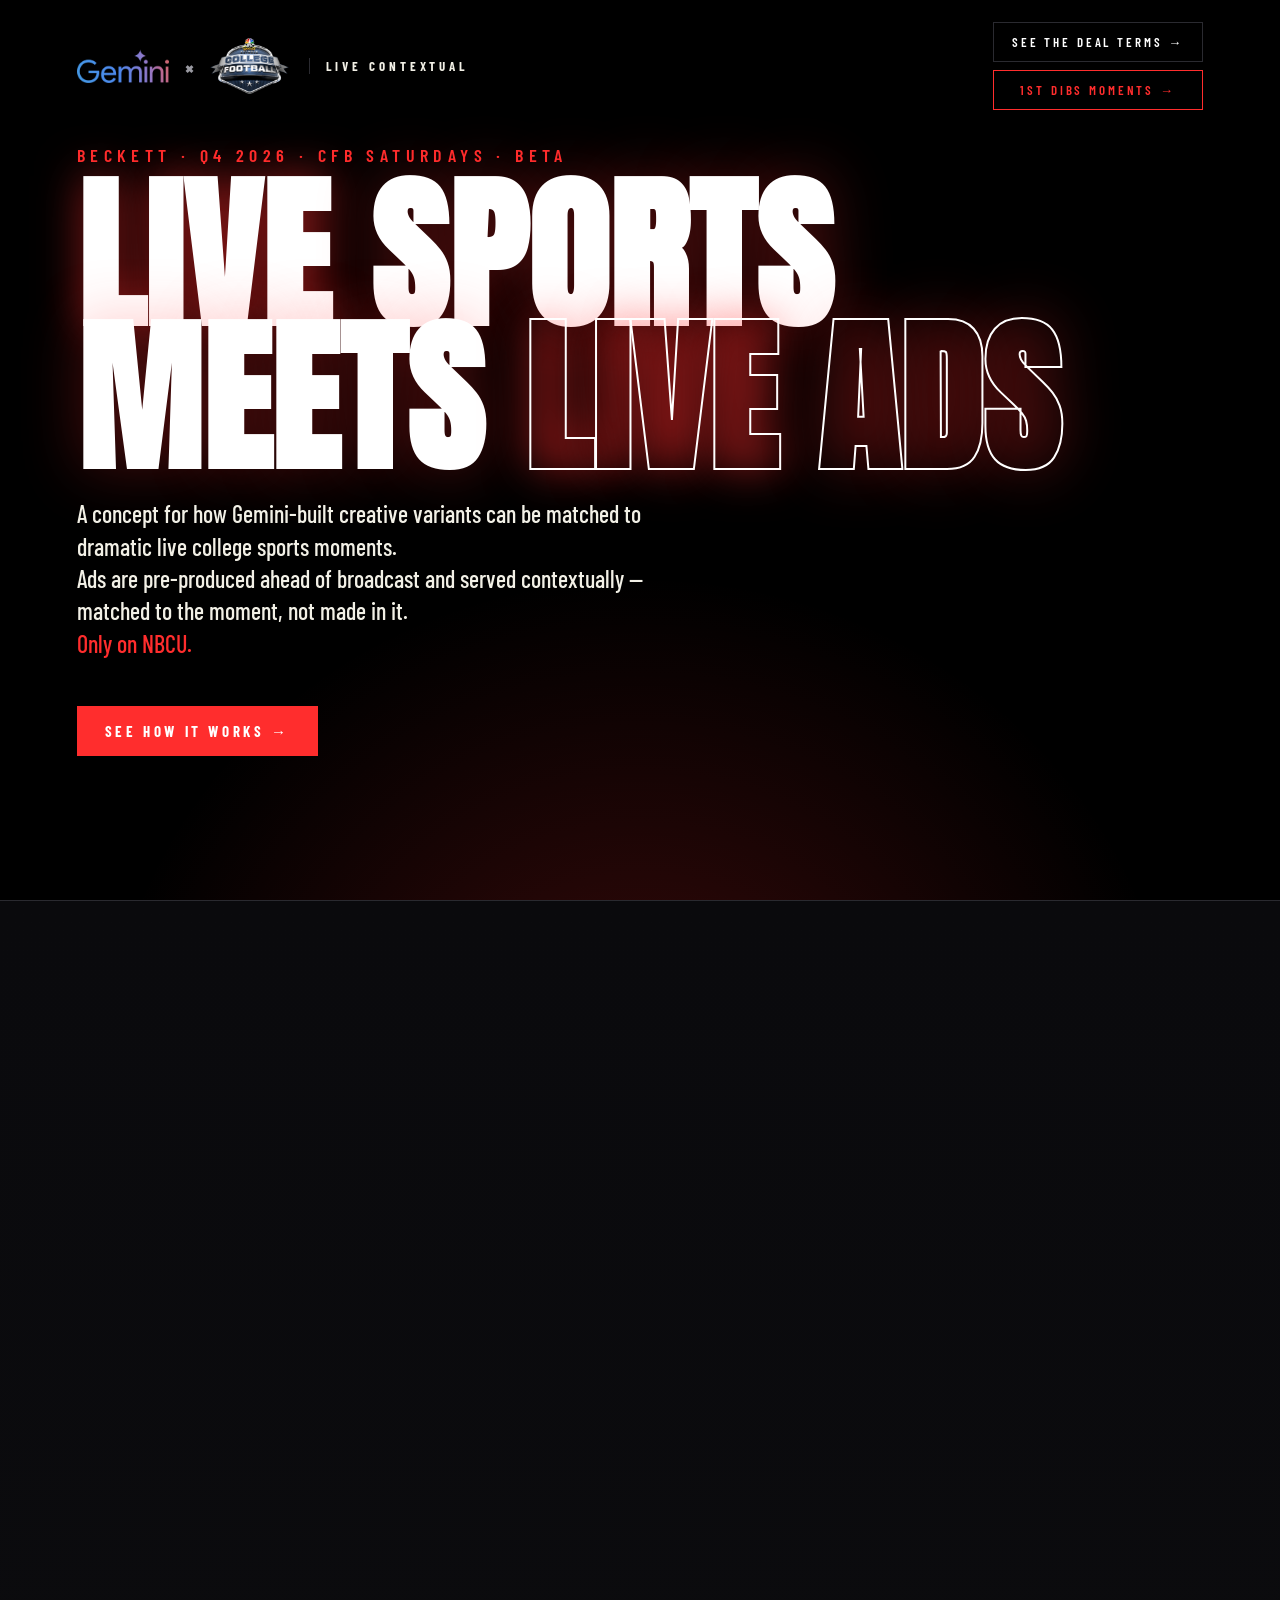
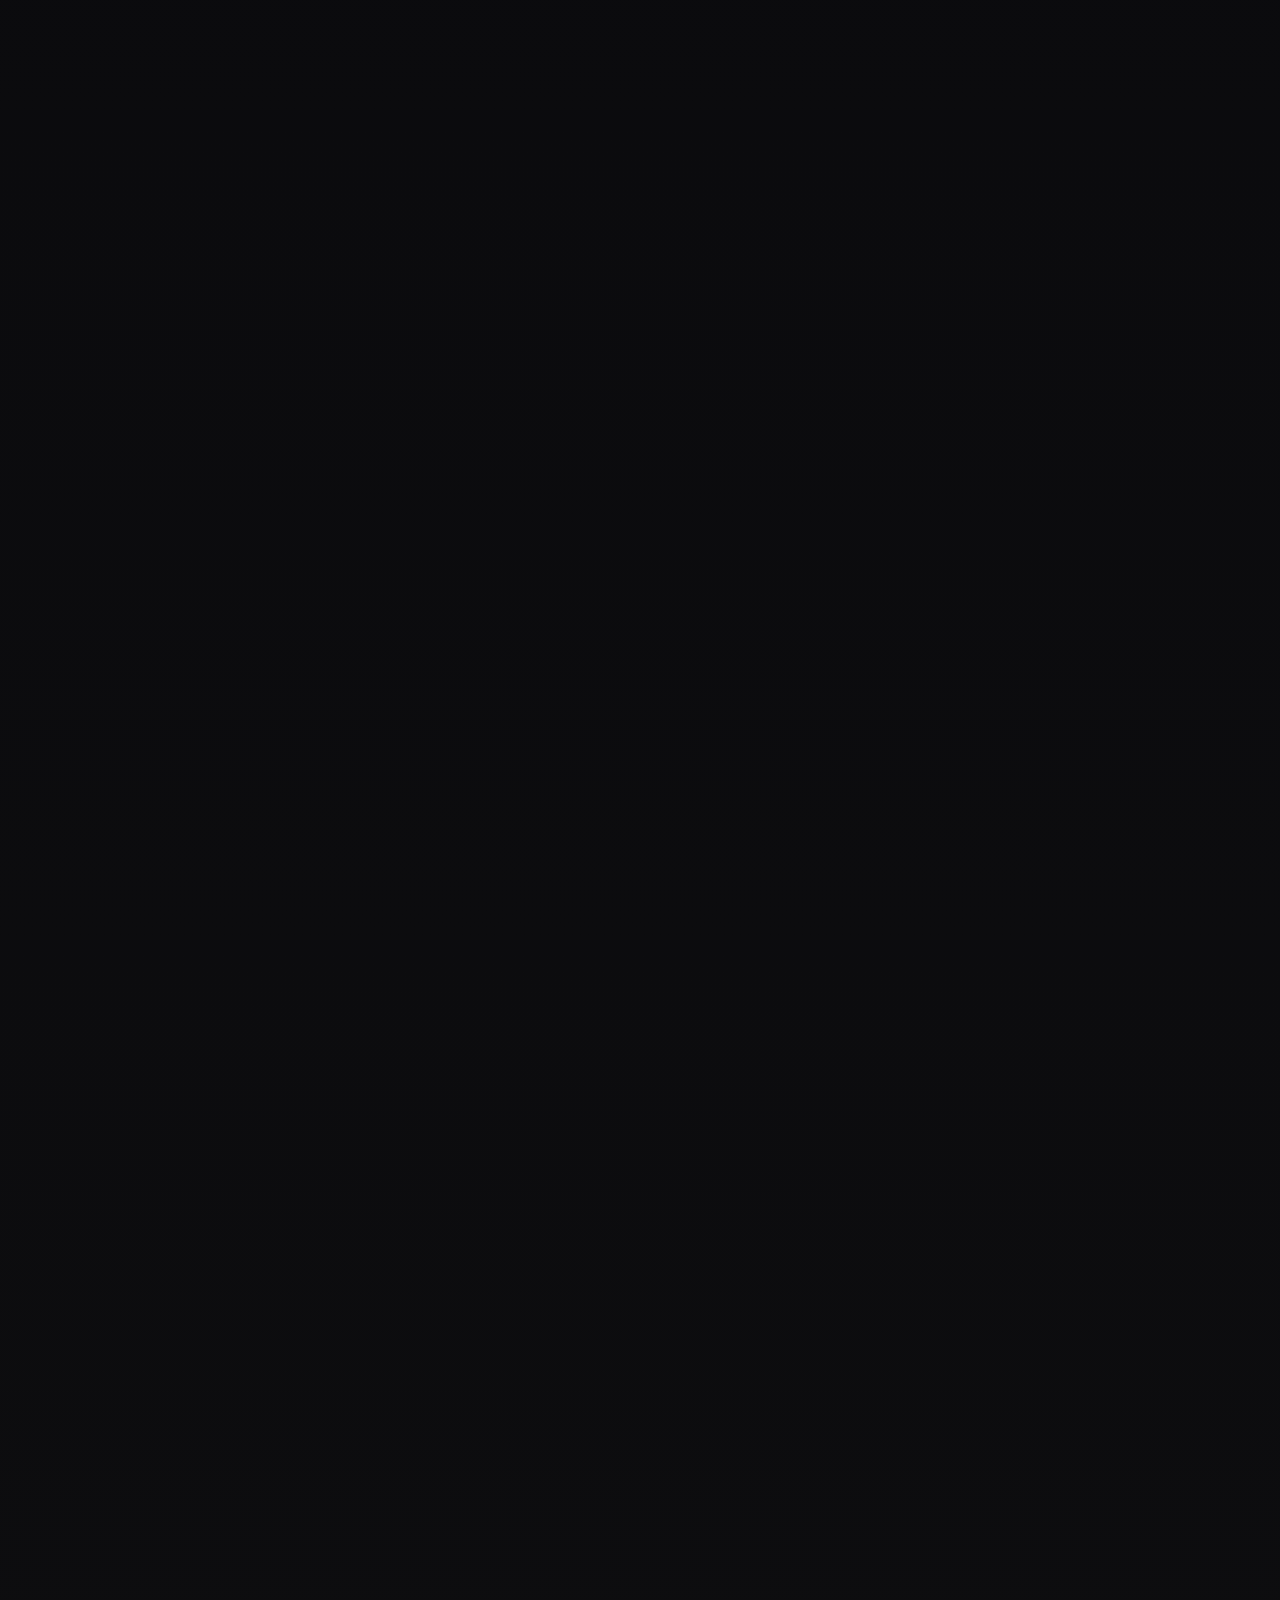
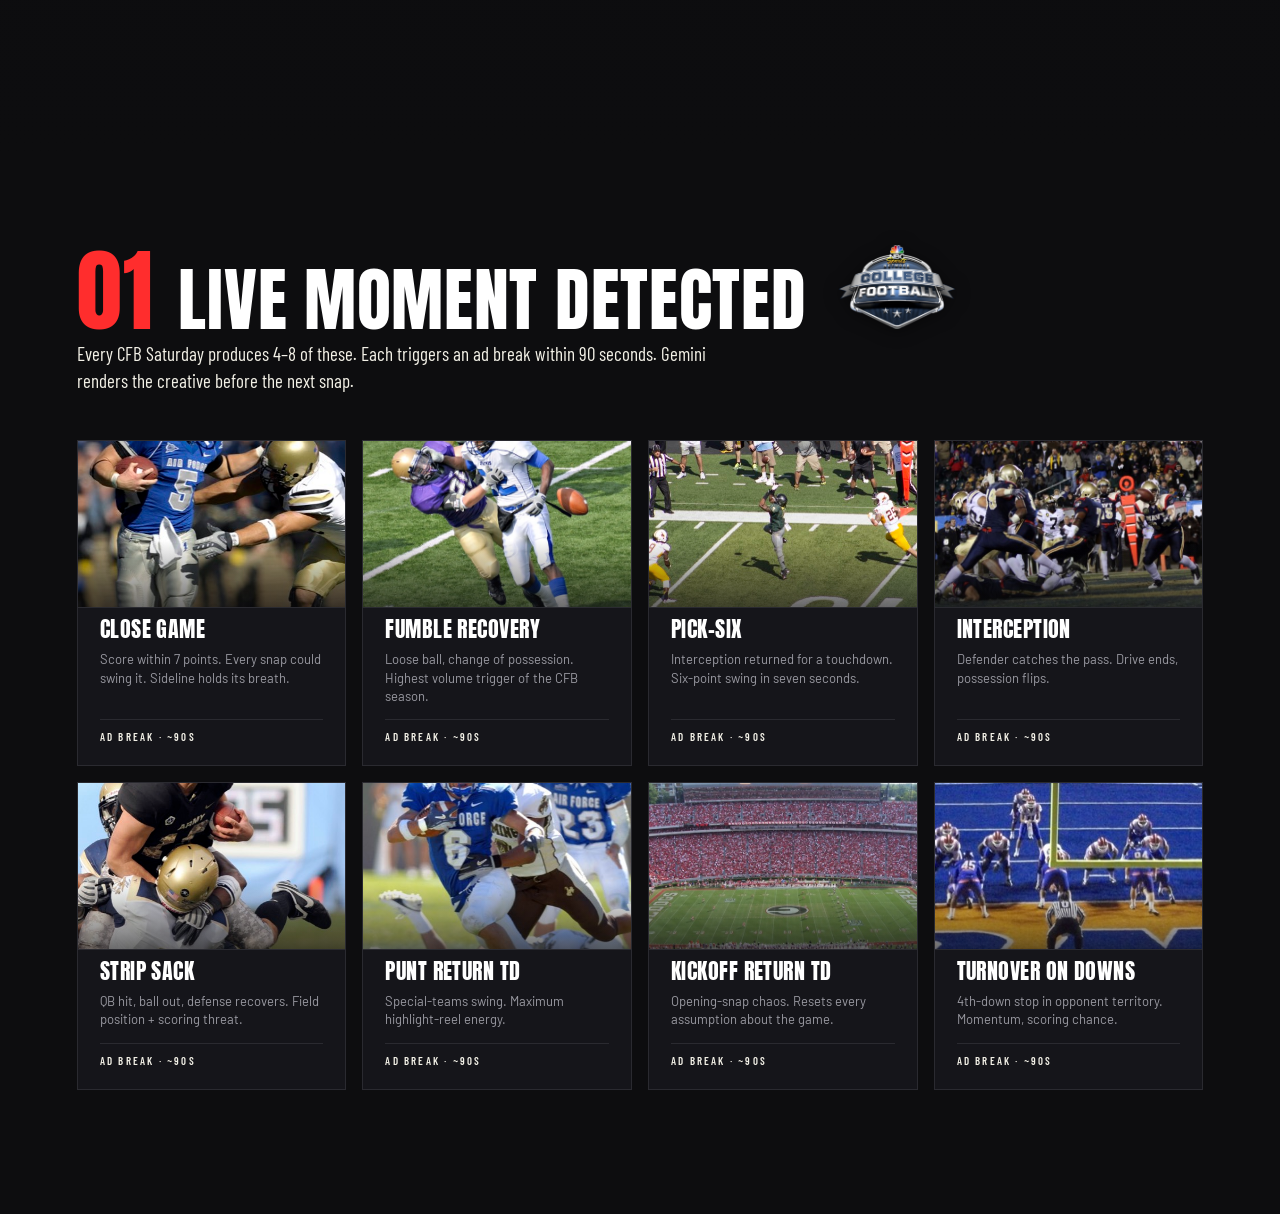
<file: index.html>
<!DOCTYPE html>
<html lang="en">
<head>
<meta charset="UTF-8">
<meta name="viewport" content="width=device-width, initial-scale=1.0">
<link rel="icon" type="image/svg+xml" href="/assets/favicon.svg">
<title>Gemini × NBCU × College Football</title>
<meta name="description" content="Leap into the ad. Beckett turns a CFB turnover into a meme of your friend before the next snap. A Gemini × NBCU pilot for Q4 2026.">
<link rel="preconnect" href="https://fonts.googleapis.com">
<link rel="preconnect" href="https://fonts.gstatic.com" crossorigin>
<link href="https://fonts.googleapis.com/css2?family=Anton&family=Barlow+Condensed:wght@500;600;700&family=Barlow:wght@400;500;600&family=JetBrains+Mono:wght@500&display=swap" rel="stylesheet">
<style>
  :root{
    --bg:#0d0d0f; --ink:#ffffff; --mute:#9a9aa2;
    --accent:#ff2d2d; --chalk:#f2f0e6;
    --line:#2a2a30;
    --gem-a:#4a8cff; --gem-b:#8a5cff; --gem-c:#ff8a3d;
    --display:'Anton',sans-serif; --cond:'Barlow Condensed',sans-serif;
    --body:'Barlow',sans-serif; --mono:'JetBrains Mono',monospace;
  }
  *{margin:0;padding:0;box-sizing:border-box}
  /* NOTE: no global scroll-behavior:smooth — on macOS it fights the trackpad's
     momentum scrolling and made this page feel stuck/janky to scroll (while
     arrow keys worked). Smooth scrolls are requested explicitly in JS instead. */
  body{background:var(--bg);color:var(--ink);font-family:var(--body);overflow-x:hidden;-webkit-font-smoothing:antialiased}
  a{color:inherit;text-decoration:none}
  button{font-family:inherit;background:none;border:none;color:inherit;cursor:pointer}

  /* ───────── preloader ───────── */
  #preloader{position:fixed;inset:0;z-index:200;background:#0d0d0f;
    display:flex;flex-direction:column;align-items:center;justify-content:center;
    gap:26px;text-align:center;padding:0 24px;
    transition:opacity .5s ease;will-change:opacity}
  #preloader.done{opacity:0;pointer-events:none}
  #preloader .pl-kick{font-family:var(--cond);font-weight:700;font-size:13px;
    letter-spacing:.4em;text-transform:uppercase;color:var(--accent)}
  #preloader .pl-title{font-family:var(--display);font-size:clamp(56px,12vw,140px);
    line-height:.9;letter-spacing:.02em;text-transform:uppercase;color:var(--ink);
    text-shadow:0 0 60px rgba(255,45,45,.3)}
  #preloader .pl-bar{width:min(320px,70vw);height:3px;background:var(--line);
    overflow:hidden;border-radius:2px}
  #preloader .pl-fill{height:100%;width:0;background:var(--accent);transition:width .25s ease}
  #preloader .pl-pct{font-family:var(--cond);font-weight:600;font-size:12px;
    letter-spacing:.28em;text-transform:uppercase;color:var(--mute)}

  /* ───────── topbar (in flow, sits above hero) ───────── */
  /* ───────── pre-produced notice banner (top of page) ───────── */
  .notice-banner{position:relative;z-index:6;
    background:#0a0a0d;border-bottom:1px solid var(--line);
    padding:11px 6vw;display:flex;align-items:center;gap:14px;flex-wrap:wrap}
  .notice-banner .nb-tag{font-family:var(--cond);font-weight:700;font-size:11px;
    letter-spacing:.3em;text-transform:uppercase;color:var(--accent);
    border:1px solid var(--accent);padding:3px 8px;flex-shrink:0}
  .notice-banner .nb-msg{font-family:var(--body);font-size:13px;color:var(--chalk);
    line-height:1.4;flex:1;min-width:0}
  .notice-banner .nb-msg b{color:var(--ink);font-weight:600}

  .topbar{position:absolute;top:0;left:0;right:0;z-index:5;
    display:flex;align-items:center;justify-content:space-between;
    padding:22px 6vw;gap:18px}
  .brand{display:flex;align-items:center;gap:16px;min-width:0}
  .brand-gemini{height:34px;width:auto;display:block;
    filter:drop-shadow(0 2px 6px rgba(0,0,0,.4))}
  .brand-x{font-family:var(--display);font-size:26px;color:var(--mute);
    line-height:1;letter-spacing:.02em}
  .brand-logo{height:56px;width:auto;display:block;
    filter:drop-shadow(0 2px 6px rgba(0,0,0,.5))}
  @media(max-width:700px){.brand-logo{height:44px}.brand-gemini{height:26px}.brand-x{font-size:20px}}
  .wordmark{font-family:var(--cond);font-weight:700;font-size:13px;
    letter-spacing:.3em;text-transform:uppercase;color:var(--chalk);
    padding-left:16px;margin-left:4px;border-left:1px solid var(--line);line-height:1.3}
  @media(max-width:900px){.wordmark{display:none}}
  .wordmark .gem{
    background:linear-gradient(90deg,var(--gem-a),var(--gem-b) 55%,var(--gem-c));
    -webkit-background-clip:text;background-clip:text;color:transparent}
  .topbar-btns{display:flex;flex-direction:column;gap:8px;align-items:flex-end}
  .topbar-btns .deal-btn,.topbar-btns .dibs-btn{width:100%;text-align:center}
  .deal-btn{font-family:var(--cond);font-weight:600;font-size:13px;
    letter-spacing:.22em;text-transform:uppercase;color:var(--ink);
    border:1.5px solid var(--line);padding:11px 18px;
    transition:border-color .2s,background .2s}
  .deal-btn:hover{border-color:var(--accent);background:rgba(255,45,45,.06)}
  .dibs-btn{font-family:var(--cond);font-weight:600;font-size:13px;
    letter-spacing:.22em;text-transform:uppercase;color:var(--accent);
    border:1.5px solid var(--accent);padding:11px 18px;
    transition:background .2s,color .2s;cursor:pointer}
  .dibs-btn:hover{background:var(--accent);color:#fff}
  .modal-pdf-body{background:#111113;border:1px solid var(--line);
    max-width:min(96vw,1200px);width:100%;padding:0;position:relative}
  .modal-pdf-header{padding:18px 22px 14px;border-bottom:1px solid var(--line);
    display:flex;align-items:center;justify-content:space-between}
  .modal-pdf-header .modal-kick{margin-bottom:0}
  .modal-pdf-embed{width:100%;height:78vh;display:block}
  .modal-pdf-fallback{display:flex;align-items:center;justify-content:center;
    height:78vh;font-family:var(--body);color:var(--mute);font-size:14px;gap:8px}

  /* ───────── hero — tunnel ───────── */
  .hero{min-height:100vh;display:flex;flex-direction:column;justify-content:center;
    padding:0 6vw;position:relative;background:#000;isolation:isolate;overflow:hidden}
  /* YouTube video bg — Tenn vs Bama 2022 highlights, autoplay muted loop */
  /* poster fallback so something always shows even if the iframe is blocked */
  .video-bg{position:absolute;inset:0;z-index:0;overflow:hidden;pointer-events:none;
    background:url(https://i.ytimg.com/vi/ij8JB47XbZA/maxresdefault.jpg) center/cover no-repeat #000}
  .video-bg video{position:absolute;inset:0;width:100%;height:100%;
    object-fit:cover;border:0;pointer-events:none;background:transparent}
  /* scrim — keeps text legible over the live video */
  .video-scrim{position:absolute;inset:0;z-index:1;pointer-events:none;
    background:
      linear-gradient(180deg,rgba(0,0,0,.7) 0%,rgba(0,0,0,.55) 30%,rgba(0,0,0,.55) 70%,rgba(0,0,0,.9) 100%),
      linear-gradient(90deg,rgba(0,0,0,.55) 0%,rgba(0,0,0,.35) 50%,rgba(0,0,0,.35) 100%)}
  .hero::before{content:"";position:absolute;inset:0;z-index:2;
    background:linear-gradient(180deg,#000 0%,transparent 22%,transparent 78%,#000 100%);
    pointer-events:none}
  /* breathing red radial glow at the bottom — slow heartbeat */
  /* static red glow — the breathing opacity animation was dropped: it repainted
     this full-viewport layer every frame and added to the desktop stalls */
  .hero::after{content:"";position:absolute;inset:0;z-index:2;pointer-events:none;
    background:radial-gradient(ellipse 60% 80% at 50% 120%,rgba(255,45,45,.32),transparent 70%);
    opacity:.7}
  /* keep hero content above the bg/scrim/pulse layers (exclude the bg layers themselves) */
  .hero > *:not(.video-bg):not(.video-scrim){position:relative;z-index:4}

  /* meme template overlay on the render frame — shows meme being used as inspiration */
  .render-template{position:absolute;left:5%;top:24%;width:22%;z-index:2;
    display:flex;flex-direction:column;gap:8px;align-items:center}
  .render-template-kick{font-family:var(--cond);font-weight:700;font-size:clamp(9px,1.1vw,12px);
    letter-spacing:.3em;text-transform:uppercase;color:var(--accent);
    background:rgba(0,0,0,.78);padding:5px 10px;border:1px solid var(--accent)}
  .render-template img{width:100%;aspect-ratio:1/1;object-fit:cover;
    border:3px solid #fff;box-shadow:0 6px 28px rgba(0,0,0,.7)}
  .render-template-name{font-family:var(--cond);font-weight:600;font-size:clamp(11px,1.3vw,14px);
    letter-spacing:.16em;text-transform:uppercase;color:#fff;text-align:center;
    text-shadow:0 2px 6px rgba(0,0,0,.9)}
  .render-template-arrow{position:absolute;left:28%;top:42%;z-index:2;
    font-family:var(--display);font-size:clamp(22px,3vw,34px);color:var(--accent);
    text-shadow:0 2px 8px rgba(0,0,0,.8)}
  @media(max-width:700px){.render-template{width:30%;left:3%;top:18%}.render-template-arrow{display:none}}

  /* LIVE word pulse — subtle red glow oscillation on the headline */
  /* static glow — the animated text-shadow keyframes repainted the huge hero
     headline every frame, the biggest per-frame desktop cost. Now static. */
  .live-pulse{text-shadow:0 0 45px rgba(255,45,45,.55)}
  @keyframes live-glow{
    0%,100%{text-shadow:0 0 30px rgba(255,45,45,.3)}
    50%{text-shadow:0 0 55px rgba(255,45,45,.75),0 0 90px rgba(255,45,45,.35)}
  }

  /* honor reduced-motion preferences */
  @media (prefers-reduced-motion: reduce){
    .hero::after,.live-pulse{animation:none !important}
    .video-bg{display:none}
  }
  /* touch devices (set in JS) — kill per-frame hero repaints even in iOS
     desktop-site mode, where the max-width:700px query won't match */
  .lite-fx .hero::after,.lite-fx .live-pulse{animation:none !important}
  /* hero scrolled out of view (set in JS) — Chrome keeps CSS animations
     running on off-screen elements, so the text-shadow keyframes on the huge
     headline kept repainting every frame while the user was down at the
     Moments/Memes grids. That per-frame repaint is what made clicking the
     cards feel laggy and the page feel broken. Freeze them while resting. */
  .hero-rest .hero::after,.hero-rest .live-pulse{animation:none !important}

  /* ───────── mobile pass ───────── */
  /* on mobile the live IFrame video is skipped (see heroVideoAllowed) — the poster image is the hero bg */
  @media (max-width:700px){
    /* shrink the CTV bezel border so the TV isn't a postage stamp */
    .ctv-frame{border-width:6px}
    /* storyboard wraps to 2 rows of 3 thumbs */
    .sb-track{grid-template-columns:repeat(3,1fr)}
    /* modal full-bleed on mobile */
    .modal{padding:0;align-items:stretch}
    .modal-body{max-width:100%;min-height:100%;padding:30px 22px}
    .modal-close{top:10px;right:10px}
    /* drop continuously-repainting decorative animations on phones — the
       text-shadow keyframes in particular force a CPU repaint of the huge
       hero headline every frame, which fights touch scrolling */
    .hero::after{animation:none}
    .live-pulse{animation:none}
  }
  .h-kick{font-family:var(--cond);font-size:clamp(14px,1.6vw,18px);font-weight:600;
    letter-spacing:.3em;text-transform:uppercase;color:var(--accent);
    margin-bottom:18px;position:relative}
  .h-title{font-family:var(--display);font-size:clamp(52px,13vw,210px);
    line-height:.86;letter-spacing:.005em;text-transform:uppercase;position:relative;
    text-shadow:0 0 60px rgba(255,45,45,.3)}
  .h-title > span{display:block}
  .h-title .out{-webkit-text-stroke:2px var(--ink);color:transparent;display:inline}
  .h-sub{margin-top:28px;font-family:var(--cond);font-size:clamp(18px,2.2vw,24px);
    font-weight:500;color:var(--chalk);max-width:640px;position:relative;line-height:1.35}

  .formula{margin-top:36px;display:flex;align-items:baseline;gap:18px;flex-wrap:wrap;
    position:relative}
  .f-slot{font-family:var(--display);font-size:clamp(22px,3vw,34px);
    letter-spacing:.04em;text-transform:uppercase;
    color:var(--mute);transition:color .2s}
  .f-slot.filled{color:var(--ink)}
  .f-op{font-family:var(--display);font-size:clamp(22px,3vw,34px);color:var(--mute)}
  .f-eq{font-family:var(--display);font-size:clamp(22px,3vw,34px);color:var(--ink)}
  .f-ad{font-family:var(--display);font-size:clamp(28px,3.6vw,42px);
    color:var(--accent);letter-spacing:.04em}

  .h-cta{margin-top:46px;display:flex;gap:14px;flex-wrap:wrap;position:relative}
  .cta-primary{font-family:var(--cond);font-weight:700;font-size:15px;
    letter-spacing:.24em;text-transform:uppercase;
    padding:16px 28px;background:var(--accent);color:#fff;
    transition:transform .15s,background .15s}
  .cta-primary:hover{background:#ff4242;transform:translateY(-1px)}
  .cta-ghost{font-family:var(--cond);font-weight:600;font-size:14px;
    letter-spacing:.22em;text-transform:uppercase;
    padding:16px 24px;border:1.5px solid var(--line);color:var(--ink);
    transition:border-color .2s}
  .cta-ghost:hover{border-color:var(--ink)}

  .scroll-cue{position:absolute;bottom:30px;left:6vw;font-family:var(--cond);
    font-size:13px;letter-spacing:.24em;color:var(--mute);text-transform:uppercase}
  .codename{position:absolute;top:96px;right:6vw;z-index:5;
    font-family:var(--cond);font-size:11px;letter-spacing:.32em;
    text-transform:uppercase;color:var(--mute);text-align:right;line-height:1.5}
  .codename b{display:block;color:var(--chalk);font-weight:700;font-size:13px;
    letter-spacing:.38em;margin-bottom:2px}

  /* hover tooltip for the Beckett mark — explains the Quantum Leap reference */
  .beckett-mark{position:relative;cursor:help;
    text-decoration:underline;text-decoration-style:dotted;
    text-decoration-color:var(--mute);text-underline-offset:4px}
  .beckett-mark:hover{text-decoration-color:var(--accent)}
  .beckett-mark::before{content:attr(data-tip);
    position:absolute;right:0;top:calc(100% + 12px);
    width:max-content;max-width:300px;
    padding:14px 16px;background:#0d0d0f;border:1px solid var(--line);
    font-family:var(--body);font-weight:400;font-size:12px;letter-spacing:.01em;
    text-transform:none;color:var(--chalk);line-height:1.55;text-align:left;
    z-index:20;
    opacity:0;pointer-events:none;transition:opacity .18s;
    box-shadow:0 14px 40px rgba(0,0,0,.7)}
  .beckett-mark:hover::before,.beckett-mark.tip-on::before{opacity:1}
  /* footer variant: anchor tip to the left so it stays on-screen */
  .beckett-mark.tip-left::before{right:auto;left:0}
  @media(max-width:700px){.codename{display:none}}

  /* friend avatar — appears in placeholder + sticky bar */
  .friend-av{width:42px;height:42px;border-radius:50%;background:#1a1a1f;
    border:1.5px solid var(--line);overflow:hidden;flex-shrink:0;position:relative;
    display:flex;align-items:center;justify-content:center}
  .friend-av img{width:100%;height:100%;object-fit:cover;display:block}
  .friend-av img.failed{display:none}
  .friend-av .fa-ph{font-family:var(--cond);font-weight:700;font-size:11px;
    letter-spacing:.18em;color:var(--mute)}
  .friend-av.lg{width:160px;height:160px;border:2px solid var(--accent)}
  .friend-av.lg .fa-ph{font-size:16px}

  /* ───────── why-panel: the role of this campaign ───────── */
  .why-panel{padding:7vh 6vw 8vh;
    background:linear-gradient(180deg,#0a0a0d 0%,var(--bg) 100%);
    border-top:1px solid var(--line)}
  .why-kick{font-family:var(--cond);font-weight:700;font-size:13px;
    letter-spacing:.32em;text-transform:uppercase;color:var(--accent);margin-bottom:14px}
  .why-title{font-family:var(--display);font-size:clamp(32px,4.5vw,56px);
    text-transform:uppercase;letter-spacing:.02em;line-height:.95;margin-bottom:36px}
  .why-grid{display:grid;grid-template-columns:1fr 1fr;
    border:1px solid var(--line);background:#0d0d0f;max-width:1080px}
  @media(max-width:700px){.why-grid{grid-template-columns:1fr}}
  .why-col{padding:26px 28px;border-right:1px solid var(--line);display:flex;flex-direction:column;gap:6px}
  .why-col:last-child{border-right:none;background:rgba(255,45,45,.04)}
  @media(max-width:700px){.why-col{border-right:none;border-bottom:1px solid var(--line)}
    .why-col:last-child{border-bottom:none}}
  .why-brand{font-family:var(--display);font-size:clamp(22px,2.6vw,28px);
    letter-spacing:.03em;text-transform:uppercase;margin-bottom:10px;color:var(--ink);
    display:flex;align-items:baseline;gap:10px;flex-wrap:wrap}
  .why-brand .small{font-family:var(--cond);font-weight:600;font-size:11px;
    letter-spacing:.28em;color:var(--mute);text-transform:uppercase}
  .why-col:last-child .why-brand .small{color:var(--accent)}
  .why-line{font-family:var(--body);font-size:14px;color:var(--chalk);line-height:1.5;
    padding:10px 0;border-top:1px solid var(--line)}
  .why-line:first-of-type{border-top:none;padding-top:4px}
  .why-line b{color:var(--ink);font-weight:600}
  .why-line em{font-style:normal;font-family:var(--cond);font-weight:600;font-size:10px;
    letter-spacing:.24em;text-transform:uppercase;color:var(--mute);
    display:block;margin-bottom:4px}

  .why-positioning{margin-top:24px;padding:22px 26px;max-width:1080px;
    border-left:3px solid var(--accent);background:rgba(255,45,45,.05);
    display:flex;flex-direction:column;gap:8px}
  .wp-kick{font-family:var(--cond);font-weight:700;font-size:11px;letter-spacing:.3em;
    text-transform:uppercase;color:var(--accent)}
  .wp-quote{font-family:var(--display);font-size:clamp(22px,3vw,38px);
    letter-spacing:.02em;text-transform:uppercase;line-height:1.05;
    background:linear-gradient(90deg,var(--gem-a) 0%,var(--gem-b) 50%,var(--gem-c) 100%);
    -webkit-background-clip:text;background-clip:text;color:transparent;
    -webkit-text-fill-color:transparent}
  .wp-quote::before{content:open-quote;margin-right:4px;color:var(--mute);
    -webkit-text-fill-color:var(--mute);background:none}
  .wp-quote::after{content:close-quote;margin-left:4px;color:var(--mute);
    -webkit-text-fill-color:var(--mute);background:none}

  .why-foot{font-family:var(--body);font-size:15px;color:var(--chalk);line-height:1.6;
    margin-top:22px;max-width:780px}
  .why-foot b{color:var(--ink);font-weight:600}

  /* ───────── sticky formula bar (after hero) ───────── */
  .stick-wrap{position:relative}
  .stick-bar{position:sticky;top:0;z-index:4;
    background:rgba(13,13,15,.92);backdrop-filter:blur(10px);
    border-bottom:1px solid var(--line);
    padding:14px 6vw;display:flex;align-items:center;gap:14px;flex-wrap:wrap}
  .stick-bar .sk{font-family:var(--cond);font-size:12px;letter-spacing:.28em;
    text-transform:uppercase;color:var(--mute);margin-right:6px}
  .stick-bar .pill{font-family:var(--cond);font-weight:600;font-size:12px;
    letter-spacing:.18em;text-transform:uppercase;
    padding:7px 12px;border:1px solid var(--line);color:var(--mute);min-width:130px;text-align:center}
  .stick-bar .pill.filled{color:var(--ink);border-color:var(--accent);background:rgba(255,45,45,.06)}
  .stick-bar .op{color:var(--mute);font-family:var(--display);font-size:18px}
  .stick-bar .reset{margin-left:auto;font-family:var(--cond);font-weight:600;
    font-size:12px;letter-spacing:.22em;text-transform:uppercase;color:var(--mute);
    padding:7px 12px;border:1px solid var(--line);transition:color .2s,border-color .2s}
  .stick-bar .reset:hover{color:var(--ink);border-color:var(--ink)}

  /* ───────── sections ───────── */
  section{padding:9vh 6vw;position:relative}
  /* Skip rendering off-screen sections while scrolling (big win on this tall
     page). contain-intrinsic-size:auto remembers each section's real height
     after first render, so the scrollbar stays stable — no jump. */
  .why-panel{content-visibility:auto;contain-intrinsic-size:auto 800px}
  /* #step-1/#step-2 deliberately NOT content-visibility:auto — the render-skip
     burst on scroll-in caused jank (and the 800px size guess made the scrollbar
     jump), and skipped subtrees don't reliably hit-test, so moment/meme card
     clicks were being dropped. These two sections are interactive — keep them live. */
  .s-head{display:flex;align-items:baseline;gap:24px;margin-bottom:8px;flex-wrap:wrap}
  .s-num{font-family:var(--display);font-size:clamp(48px,7vw,100px);
    line-height:.9;color:var(--accent);letter-spacing:.02em}
  .s-title{font-family:var(--display);font-size:clamp(40px,5.5vw,78px);
    line-height:.95;letter-spacing:.01em;text-transform:uppercase}
  .s-sub{font-family:var(--cond);font-size:clamp(16px,1.6vw,19px);
    color:var(--chalk);max-width:680px;margin-bottom:46px;line-height:1.4}

  /* ───────── moment grid ───────── */
  .grid{display:grid;gap:16px}
  .grid-moments{grid-template-columns:repeat(4,1fr)}
  .grid-memes{grid-template-columns:repeat(6,1fr)}
  @media(max-width:1100px){.grid-moments{grid-template-columns:repeat(2,1fr)}
    .grid-memes{grid-template-columns:repeat(3,1fr)}}
  @media(max-width:600px){.grid-memes{grid-template-columns:repeat(2,1fr)}
    .h-page{display:none}}

  .card{position:relative;background:#15151a;border:1.5px solid var(--line);
    padding:22px;cursor:pointer;
    transition:border-color .2s,transform .15s,background .2s;
    display:flex;flex-direction:column;gap:10px;min-height:170px}
  .card:hover{border-color:var(--ink);transform:translateY(-2px)}
  .card.active{border-color:var(--accent);background:rgba(255,45,45,.08)}
  .card.active::after{content:"SELECTED";position:absolute;top:10px;right:12px;
    font-family:var(--cond);font-weight:700;font-size:10px;letter-spacing:.24em;
    color:var(--accent)}
  .card.hero-combo .ribbon{position:absolute;top:0;left:0;
    font-family:var(--cond);font-weight:700;font-size:9px;letter-spacing:.22em;
    color:var(--accent);background:rgba(255,45,45,.12);padding:4px 8px}

  .c-icon{font-family:var(--display);font-size:42px;color:var(--accent);
    line-height:1;letter-spacing:.02em}
  .moment-thumb{aspect-ratio:16/10;background:#0a0a0d;overflow:hidden;
    margin:-22px -22px 0;border-bottom:1px solid var(--line);position:relative}
  .moment-thumb img{width:100%;height:100%;object-fit:cover;display:block;
    transition:transform .4s ease}
  .card:hover .moment-thumb img{transform:scale(1.04)}
  .moment-thumb::after{content:"";position:absolute;inset:0;
    background:linear-gradient(180deg,transparent 60%,rgba(13,13,15,.6) 100%);
    pointer-events:none}
  .c-name{font-family:var(--display);font-size:22px;letter-spacing:.02em;
    text-transform:uppercase;line-height:1}
  .c-desc{font-family:var(--body);font-size:13px;color:var(--mute);line-height:1.4;
    flex:1}
  .c-tag{font-family:var(--cond);font-weight:600;font-size:11px;letter-spacing:.2em;
    text-transform:uppercase;color:var(--chalk);
    border-top:1px solid var(--line);padding-top:10px;margin-top:4px}

  /* meme card variant */
  .meme-thumb{aspect-ratio:1/1;background:#0a0a0d;border:1px solid var(--line);
    display:flex;align-items:center;justify-content:center;overflow:hidden;
    position:relative;margin-bottom:6px}
  .meme-thumb img{width:100%;height:100%;object-fit:cover;display:block}
  .meme-thumb img.failed{display:none}
  .meme-ph{font-family:var(--display);font-size:32px;color:var(--mute);
    text-align:center;padding:10px;letter-spacing:.04em;
    background:repeating-linear-gradient(45deg,#0a0a0d 0 8px,#11111a 8px 16px);
    width:100%;height:100%;display:flex;align-items:center;justify-content:center}
  .meme-card .c-name{font-size:18px}
  .meme-card .c-desc{font-size:12px}

  /* ───────── step 3 reveal ───────── */
  .reveal{margin-top:20px}
  .reveal-empty{padding:60px 30px;border:2px dashed var(--line);text-align:center}
  .reveal-empty .e-kick{font-family:var(--cond);font-weight:600;font-size:13px;
    letter-spacing:.28em;text-transform:uppercase;color:var(--mute);margin-bottom:14px}
  .reveal-empty .e-msg{font-family:var(--display);font-size:clamp(28px,4vw,52px);
    text-transform:uppercase;letter-spacing:.02em;color:var(--chalk)}

  .reveal-stage{display:flex;align-items:center;justify-content:center;gap:28px;
    max-width:1180px;margin:0 auto}
  @media(max-width:900px){.reveal-stage{flex-direction:column;gap:18px}}

  .ref-panel{flex-shrink:0;width:200px;display:flex;flex-direction:column;
    align-items:center;gap:10px}
  @media(max-width:900px){.ref-panel{width:160px}}
  .ref-label{font-family:var(--cond);font-weight:700;font-size:11px;
    letter-spacing:.3em;text-transform:uppercase;color:var(--mute);text-align:center}
  .ref-photo{width:100%;aspect-ratio:1/1;overflow:hidden;
    border:2px solid var(--line);background:#15151a;
    display:flex;align-items:center;justify-content:center}
  .ref-photo img{width:100%;height:100%;object-fit:cover;display:block}
  .ref-photo img.failed{display:none}
  .ref-photo .rp-ph{font-family:var(--cond);font-weight:700;font-size:13px;
    letter-spacing:.18em;color:var(--mute)}
  .ref-caption{font-family:var(--body);font-size:12px;color:var(--mute);
    text-align:center;line-height:1.4;max-width:180px}
  .ref-arrow{font-family:var(--display);font-size:48px;color:var(--accent);
    line-height:1;flex-shrink:0;align-self:center}
  @media(max-width:900px){.ref-arrow{transform:rotate(90deg)}}

  /* step 3 subtle room backdrop — makes the CTV bezel read as mounted in a real room */
  #step-3{position:relative;overflow:hidden;isolation:isolate}
  /* dimmed static room backdrop — the heavy blur(24px) filter was dropped
     because re-compositing it on scroll caused jank on some devices */
  #step-3::before{content:"";position:absolute;inset:0;z-index:-1;pointer-events:none;
    background:url(/images/frames/couch.jpg) center 30%/cover no-repeat;
    filter:brightness(.2) saturate(1.1);
    opacity:.4}
  #step-3::after{content:"";position:absolute;inset:0;z-index:-1;pointer-events:none;
    background:radial-gradient(ellipse 80% 60% at 50% 50%,transparent 30%,rgba(13,13,15,.7) 90%)}

  .ctv-wrap{flex:1;min-width:0;max-width:960px}
  .ctv-frame{position:relative;
    background:#000;border:14px solid #1a1a1f;border-radius:6px;
    box-shadow:0 0 0 1px #000,0 30px 80px rgba(0,0,0,.6),
      0 0 120px rgba(255,45,45,.12);
    aspect-ratio:16/9;overflow:hidden}
  .ctv-frame::before{content:"";position:absolute;inset:0;
    background:linear-gradient(180deg,transparent 0%,transparent 80%,rgba(0,0,0,.4) 100%);
    pointer-events:none;z-index:2}
  .ctv-frame::after{content:"LIVE";position:absolute;top:14px;left:16px;
    font-family:var(--cond);font-weight:700;font-size:11px;letter-spacing:.22em;
    color:#fff;background:var(--accent);padding:4px 8px;z-index:3}
  .ctv-stand{width:120px;height:14px;margin:0 auto;background:#1a1a1f;
    border-radius:0 0 6px 6px}
  .ctv-stand-base{width:200px;height:6px;margin:2px auto 0;background:#1a1a1f;
    border-radius:2px}

  .ad-img{width:100%;height:100%;object-fit:cover;display:block;position:relative;z-index:1}
  .ad-img.failed{display:none}
  .ad-placeholder{position:absolute;inset:0;z-index:1;
    display:flex;flex-direction:column;align-items:center;justify-content:center;
    padding:40px;text-align:center;
    background:
      radial-gradient(ellipse 70% 60% at 50% 50%,rgba(255,45,45,.18),transparent 70%),
      repeating-linear-gradient(45deg,#0a0a0d 0 14px,#11111a 14px 28px)}
  .ph-kick{font-family:var(--cond);font-weight:600;font-size:12px;letter-spacing:.3em;
    text-transform:uppercase;color:var(--accent);margin-bottom:14px}
  .ph-formula{font-family:var(--display);font-size:clamp(28px,4vw,52px);
    text-transform:uppercase;letter-spacing:.02em;color:var(--ink);line-height:.95;
    margin-bottom:14px}
  .ph-friend{margin:14px 0 18px}
  .ph-desc{font-family:var(--cond);font-size:clamp(14px,1.6vw,18px);
    color:var(--chalk);max-width:520px;line-height:1.4}
  .ph-note{margin-top:18px;font-family:var(--mono);font-size:11px;
    letter-spacing:.1em;color:var(--mute)}

  .render-overlay{position:absolute;inset:0;z-index:4;
    display:flex;flex-direction:column;align-items:center;justify-content:center;
    background:rgba(0,0,0,.88);gap:18px;
    opacity:0;pointer-events:none;transition:opacity .25s}
  .render-overlay.on{opacity:1;pointer-events:auto}
  .spinner{width:48px;height:48px;border-radius:50%;
    background:conic-gradient(from 0deg,var(--gem-a),var(--gem-b),var(--gem-c),var(--gem-a));
    -webkit-mask:radial-gradient(circle 16px,transparent 98%,#000 100%);
            mask:radial-gradient(circle 16px,transparent 98%,#000 100%);
    animation:spin 1.1s linear infinite}
  @keyframes spin{to{transform:rotate(360deg)}}
  .render-msg{font-family:var(--cond);font-weight:600;font-size:14px;
    letter-spacing:.28em;text-transform:uppercase;color:var(--chalk)}
  .render-msg .gem{
    background:linear-gradient(90deg,var(--gem-a),var(--gem-b) 55%,var(--gem-c));
    -webkit-background-clip:text;background-clip:text;color:transparent;font-weight:700}

  .reveal-meta{margin-top:24px;max-width:960px;margin-left:auto;margin-right:auto;
    display:flex;align-items:flex-start;justify-content:space-between;gap:24px;flex-wrap:wrap}
  .caption{font-family:var(--cond);font-size:clamp(16px,1.8vw,20px);
    color:var(--chalk);max-width:560px;line-height:1.4}
  .caption .em{color:var(--ink);font-weight:600}
  .gem-lockup{font-family:var(--cond);font-weight:700;font-size:13px;
    letter-spacing:.26em;text-transform:uppercase;color:var(--mute);
    display:flex;align-items:center;gap:10px;white-space:nowrap}
  .gem-lockup .dot{width:8px;height:8px;border-radius:50%;
    background:linear-gradient(135deg,var(--gem-a),var(--gem-b),var(--gem-c))}
  .reveal-actions{margin-top:30px;display:flex;gap:14px;flex-wrap:wrap;
    justify-content:center}

  /* ───────── storyboard carousel ───────── */
  .frame-stage{position:absolute;inset:0;display:flex;align-items:center;justify-content:center;
    z-index:1;opacity:0;transition:opacity .3s;pointer-events:none}
  .frame-stage.on{opacity:1;pointer-events:auto}
  .frame-stage > img{width:100%;height:100%;object-fit:cover;display:block}
  /* chat-meme overlay sits inside the chat bubble — must not inherit the fill rule above */
  .frame-stage img.chat-meme-overlay{position:absolute;top:31.8%;left:49.6%;
    width:10.5%;height:auto;aspect-ratio:13/14;
    border-radius:9px;object-fit:cover;z-index:2;
    box-shadow:0 2px 6px rgba(0,0,0,.25)}

  /* text-card frames (broadcast graphics) */
  .fs-card{width:100%;height:100%;display:flex;flex-direction:column;
    align-items:center;justify-content:center;padding:6%;text-align:center;
    color:var(--ink);position:relative;overflow:hidden}
  .fs-card.bg-red{background:
    radial-gradient(ellipse 80% 100% at 50% 50%,rgba(255,45,45,.4),#0a0a0d 80%),
    #0a0a0d}
  .fs-card.bg-ink{background:linear-gradient(135deg,#15151a 0%,#0a0a0d 100%)}
  .fs-card.bg-brand{background:
    radial-gradient(circle at 30% 50%,rgba(74,140,255,.2),transparent 60%),
    radial-gradient(circle at 70% 50%,rgba(255,138,61,.18),transparent 60%),
    #0a0a0d}
  .fs-kick{font-family:var(--cond);font-weight:700;font-size:clamp(11px,1.4vw,14px);
    letter-spacing:.36em;text-transform:uppercase;color:var(--accent);margin-bottom:18px}
  .fs-headline{font-family:var(--display);font-size:clamp(34px,5vw,72px);
    text-transform:uppercase;letter-spacing:.02em;line-height:.92;margin-bottom:18px;
    text-shadow:0 0 30px rgba(0,0,0,.6)}
  .fs-headline .out{-webkit-text-stroke:2px var(--ink);color:transparent}
  .fs-sub{font-family:var(--cond);font-size:clamp(14px,1.8vw,20px);font-weight:500;
    color:var(--chalk);letter-spacing:.04em;max-width:540px;line-height:1.35}
  .fs-brand{display:flex;align-items:center;gap:18px;margin-top:8px}
  .fs-brand img{width:auto;height:clamp(28px,4vw,46px);display:block;
    filter:drop-shadow(0 2px 6px rgba(0,0,0,.5))}
  .fs-brand .x{font-family:var(--display);font-size:clamp(20px,3vw,30px);color:var(--mute)}

  /* image overlay caption for image-type frames */
  .frame-cap{position:absolute;left:0;right:0;bottom:0;padding:14px 18px;
    background:linear-gradient(180deg,transparent,rgba(0,0,0,.78) 60%);
    font-family:var(--cond);font-weight:600;font-size:clamp(13px,1.6vw,16px);
    letter-spacing:.18em;text-transform:uppercase;color:var(--chalk);z-index:2}
  .frame-cap b{color:var(--accent);font-weight:700;margin-right:8px}
  .frame-corner{position:absolute;top:14px;left:60px;padding:4px 8px;
    background:rgba(0,0,0,.6);
    font-family:var(--cond);font-weight:700;font-size:11px;letter-spacing:.22em;
    text-transform:uppercase;color:var(--chalk);z-index:3}

  .storyboard{max-width:1180px;margin:22px auto 0;
    display:flex;align-items:center;gap:14px}
  .sb-controls{display:flex;flex-direction:column;align-items:center;gap:6px;
    min-width:78px;flex-shrink:0}
  .sb-play{width:44px;height:44px;border-radius:50%;background:var(--accent);
    color:#fff;font-size:18px;display:flex;align-items:center;justify-content:center;
    transition:background .15s,transform .1s;line-height:1}
  .sb-play:hover{background:#ff4242}
  .sb-play:active{transform:scale(.95)}
  .sb-time{font-family:var(--mono);font-size:11px;color:var(--mute);letter-spacing:.05em}

  .sb-track{flex:1;display:grid;grid-template-columns:repeat(6,1fr);gap:8px;
    min-width:0}
  .sb-thumb{position:relative;cursor:pointer;background:#0a0a0d;
    border:2px solid var(--line);aspect-ratio:16/9;overflow:hidden;
    transition:border-color .15s,transform .15s}
  .sb-thumb:hover{border-color:var(--mute)}
  .sb-thumb.active{border-color:var(--accent);transform:translateY(-2px);
    box-shadow:0 6px 18px rgba(255,45,45,.18)}
  .sb-thumb img{width:100%;height:100%;object-fit:cover;display:block}
  .sb-thumb .sbt-card{width:100%;height:100%;display:flex;align-items:center;
    justify-content:center;text-align:center;padding:6px;
    background:linear-gradient(135deg,#15151a,#0a0a0d);
    font-family:var(--display);font-size:11px;line-height:1.1;
    text-transform:uppercase;letter-spacing:.04em;color:var(--chalk)}
  .sbt-label{position:absolute;left:0;right:0;bottom:0;
    background:rgba(0,0,0,.75);padding:3px 6px;
    font-family:var(--cond);font-weight:600;font-size:9px;letter-spacing:.16em;
    text-transform:uppercase;color:var(--ink);display:flex;justify-content:space-between;gap:4px}
  .sbt-label .t{color:var(--accent);font-family:var(--mono);font-weight:500}

  .sb-progress{position:absolute;left:0;bottom:0;height:2px;background:var(--accent);
    width:0;transition:width .1s linear}
  .sb-thumb.active .sb-progress{transition:width .08s linear}

  @media(max-width:700px){
    .sb-track{grid-template-columns:repeat(3,1fr);gap:6px}
    .sbt-label{font-size:9px;padding:2px 5px}
    .sb-controls{min-width:60px}
    .sb-play{width:36px;height:36px;font-size:14px}
    .storyboard{flex-wrap:wrap}
    .sb-controls{flex-direction:row;min-width:0;width:100%;justify-content:center;gap:14px}
  }

  /* ───────── direction input (regenerate with custom prompt) ───────── */
  .direct-panel{margin:34px auto 0;max-width:760px;
    border:1px solid var(--line);padding:22px 24px;background:#15151a}
  .direct-head{display:flex;align-items:center;gap:12px;margin-bottom:12px;flex-wrap:wrap}
  .direct-head .dh-kick{font-family:var(--cond);font-weight:700;font-size:11px;
    letter-spacing:.3em;text-transform:uppercase;color:var(--accent)}
  .direct-head .dh-title{font-family:var(--cond);font-weight:600;font-size:15px;
    letter-spacing:.04em;color:var(--ink)}
  .direct-form{display:flex;gap:12px;align-items:stretch;flex-wrap:wrap}
  .direct-input{flex:1;min-width:240px;
    background:#0a0a0d;border:1px solid var(--line);color:var(--ink);
    font-family:var(--body);font-size:14px;padding:12px 14px;line-height:1.4;
    resize:vertical;min-height:120px;transition:border-color .2s}
  .direct-input:focus{outline:none;border-color:var(--accent)}
  .direct-input::placeholder{color:var(--mute);font-style:italic}
  .direct-btn{font-family:var(--cond);font-weight:700;font-size:13px;
    letter-spacing:.22em;text-transform:uppercase;
    padding:0 22px;background:var(--accent);color:#fff;white-space:nowrap;
    transition:background .15s,opacity .15s}
  .direct-btn:hover:not(:disabled){background:#ff4242}
  .direct-btn:disabled{opacity:.5;cursor:wait}
  .direct-help{font-family:var(--body);font-size:12px;color:var(--mute);
    margin-top:10px;line-height:1.5}
  .direct-help b{color:var(--chalk);font-weight:600}

  /* ───────── built-with section ───────── */
  .built{display:grid;grid-template-columns:1fr 1fr;gap:48px;align-items:start}
  @media(max-width:900px){.built{grid-template-columns:1fr}}
  .built p{font-family:var(--body);font-size:15px;color:var(--chalk);
    line-height:1.6;margin-bottom:14px;max-width:540px}
  .beats{list-style:none;display:flex;flex-direction:column;gap:18px}
  .beats li{padding-left:48px;position:relative}
  .beats li::before{counter-increment:beat;content:counter(beat,decimal-leading-zero);
    position:absolute;left:0;top:-2px;
    font-family:var(--display);font-size:28px;color:var(--accent);line-height:1}
  .beats{counter-reset:beat}
  .beats .b-title{font-family:var(--cond);font-weight:700;font-size:14px;
    letter-spacing:.18em;text-transform:uppercase;color:var(--ink);margin-bottom:4px}
  .beats .b-body{font-family:var(--body);font-size:14px;color:var(--mute);line-height:1.5}

  /* ───────── footer ───────── */
  footer{padding:50px 6vw 70px;border-top:1px solid var(--line);
    display:flex;justify-content:space-between;gap:24px;flex-wrap:wrap}
  footer .fl{font-family:var(--cond);font-size:13px;letter-spacing:.22em;
    text-transform:uppercase;color:var(--mute)}
  footer .fl b{color:var(--chalk)}

  /* ───────── modal ───────── */
  /* Closed modals are display:none — NOT opacity:0 — so their contents (the
     1.7MB PDF <object>, the full-viewport backdrop-filter blur layer) are never
     rendered or composited while the user is just scrolling the page. They only
     come alive when opened. This was a major background-CPU / scroll-jank cost. */
  .modal{position:fixed;inset:0;z-index:50;
    background:rgba(0,0,0,.75);backdrop-filter:blur(6px);
    align-items:flex-start;justify-content:center;padding:6vh 4vw;
    overflow-y:auto;display:none}
  .modal.on{display:flex;animation:modalIn .2s ease}
  @keyframes modalIn{from{opacity:0}to{opacity:1}}
  .modal-body{background:#0d0d0f;border:1px solid var(--line);
    max-width:780px;width:100%;padding:42px 44px;position:relative}
  .modal-close{position:absolute;top:14px;right:14px;
    width:36px;height:36px;display:flex;align-items:center;justify-content:center;
    font-family:var(--cond);font-size:20px;color:var(--mute);
    border:1px solid var(--line);transition:color .2s,border-color .2s}
  .modal-close:hover{color:var(--ink);border-color:var(--ink)}
  .modal-kick{font-family:var(--cond);font-weight:600;font-size:12px;
    letter-spacing:.3em;text-transform:uppercase;color:var(--accent);margin-bottom:10px}
  .modal-title{font-family:var(--display);font-size:clamp(32px,4vw,52px);
    text-transform:uppercase;letter-spacing:.02em;line-height:.95;margin-bottom:28px}

  .terms-grp{margin-bottom:26px}
  .terms-grp h4{font-family:var(--cond);font-weight:700;font-size:12px;
    letter-spacing:.26em;text-transform:uppercase;color:var(--chalk);
    border-bottom:1px solid var(--line);padding-bottom:8px;margin-bottom:12px}
  .terms-grp ul{list-style:none}
  .terms-grp li{font-family:var(--body);font-size:14px;color:var(--ink);
    padding:6px 0 6px 22px;position:relative;line-height:1.5}
  .terms-grp li::before{content:"·";position:absolute;left:6px;top:4px;
    color:var(--accent);font-weight:700;font-size:18px}
  .terms-grp li.hi{color:var(--accent);font-weight:600}
  .terms-grp li .lbl{font-family:var(--cond);font-weight:700;letter-spacing:.1em;
    text-transform:uppercase;color:var(--mute);margin-right:8px;font-size:12px}

  .made-row{display:grid;grid-template-columns:130px 1fr;gap:12px 18px;
    margin-bottom:18px}
  .made-row dt{font-family:var(--cond);font-weight:700;font-size:11px;
    letter-spacing:.24em;text-transform:uppercase;color:var(--mute);padding-top:3px}
  .made-row dd{font-family:var(--body);font-size:14px;color:var(--ink);line-height:1.5}
  .made-row dd code{font-family:var(--mono);font-size:12px;background:#15151a;
    padding:2px 6px;border:1px solid var(--line)}
  .made-foot{margin-top:22px;padding-top:18px;border-top:1px solid var(--line);
    font-family:var(--body);font-size:13px;color:var(--chalk);line-height:1.6}
  .made-foot a{color:var(--accent);border-bottom:1px solid currentColor}

  /* ───────── utility ───────── */
  .nudge{animation:nudge 1.4s ease-in-out infinite}
  @keyframes nudge{0%,100%{transform:translateY(0)}50%{transform:translateY(6px)}}

</style>
</head>
<body>

<!-- ───────── PRELOADER — decode critical images before the user interacts ───────── -->
<div id="preloader">
  <div class="pl-kick">Gemini × NBCU</div>
  <div class="pl-title">Beckett</div>
  <div class="pl-bar"><div class="pl-fill" id="pl-fill"></div></div>
  <div class="pl-pct" id="pl-pct">Loading…</div>
</div>

<header class="topbar">
  <div class="brand">
    <img class="brand-gemini" src="/assets/gemini-logo.png" alt="Gemini">
    <span class="brand-x">×</span>
    <img class="brand-logo" src="/assets/nbcsn-cfb-logo.png" alt="NBC Sports Network College Football">
    <div class="wordmark">Live Contextual</div>
  </div>
  <div class="topbar-btns">
    <button class="deal-btn" data-open="terms">See the deal terms →</button>
    <button class="dibs-btn" data-open="dibs">1st Dibs Moments →</button>
  </div>
</header>

<!-- ───────── HERO ───────── -->
<div class="hero">
  <div class="video-bg" aria-hidden="true">
    <video id="hero-video" muted loop playsinline preload="none"
           poster="https://i.ytimg.com/vi/ij8JB47XbZA/maxresdefault.jpg">
      <source src="/assets/hero-loop.mp4" type="video/mp4">
    </video>
  </div>
  <div class="video-scrim" aria-hidden="true"></div>
  <div class="h-kick">Beckett · Q4 2026 · CFB Saturdays · BETA</div>
  <h1 class="h-title">
    <span><span class="live-pulse">Live</span> sports</span>
    <span>Meets <span class="out"><span class="live-pulse">live</span> ads</span></span>
  </h1>
  <p class="h-sub">A concept for how Gemini-built creative variants can be matched to dramatic live college sports moments.<br>Ads are pre-produced ahead of broadcast and served contextually — matched to the moment, not made in it.<br><span style="color:var(--accent)">Only on NBCU.</span></p>

  <div class="h-cta">
    <a class="cta-primary" href="#step-1">See How It Works →</a>
  </div>
</div>

<!-- ───────── WHY PANEL — the role of this campaign ───────── -->
<section class="why-panel" id="why">
  <div class="why-kick">The role of this campaign</div>
  <h2 class="why-title">Two products. Two jobs.</h2>
  <div class="why-grid">
    <div class="why-col">
      <div class="why-brand">Google Search <span class="small">Information</span></div>
      <div class="why-line"><em>The job</em>Answers questions.</div>
      <div class="why-line"><em>Fan asks</em>"What's the score?" "Who fumbled?"</div>
      <div class="why-line"><em>Posture</em>Authoritative. Logical. Definitive.</div>
    </div>
    <div class="why-col">
      <div class="why-brand">Gemini <span class="small">Expression</span></div>
      <div class="why-line"><em>The job</em>Helps fans be creative.</div>
      <div class="why-line"><em>Fan asks</em>"Make a meme of this." "What would I look like in the moment?"</div>
      <div class="why-line"><em>Posture</em>Playful. Personal. Generative.</div>
    </div>
  </div>
  <div class="why-positioning">
    <div class="wp-kick">Gemini's positioning</div>
    <div class="wp-quote">Everyone deserves to unlock their potential.</div>
  </div>
  <p class="why-foot"><b>Beckett demonstrates the second one.</b> It proves Gemini's place in the cultural moments fans actually live in — the ones they share, react to, and turn into jokes — not the ones they need to look up.</p>
</section>

<!-- ───────── STEPS ───────── -->
<div class="stick-wrap">
  <!-- STEP 1 — MOMENT -->
  <section id="step-1">
    <div class="s-head">
      <div class="s-num">01</div>
      <div class="s-title">Live Moment Detected</div>
      <img src="/assets/nbcsn-cfb-logo.png" alt="NBC Sports College Football"
        style="height:clamp(54px,7vw,84px);width:auto;margin-left:8px;
          filter:drop-shadow(0 2px 8px rgba(0,0,0,.5))">
    </div>
    <p class="s-sub">Every CFB Saturday produces 4–8 of these. Each triggers an ad break within 90 seconds. Gemini renders the creative before the next snap.</p>
    <div class="grid grid-moments" id="moments-grid"></div>
  </section>

  <!-- STEP 2 — MEME -->
  <section id="step-2">
    <div class="s-head">
      <div class="s-num">02</div>
      <div class="s-title">Gemini with a Meme</div>
    </div>
    <p class="s-sub">The power of Gemini is that it can combine pictures to generate something amazing. In this case a meme and a selfie.</p>
    <div class="grid grid-memes" id="memes-grid"></div>
  </section>

  <!-- STEP 3 — AD -->
  <section id="step-3">
    <div class="notice-banner" role="note" style="margin:0 -6vw 32px;border-top:1px solid var(--line)">
      <span class="nb-tag">Note</span>
      <span class="nb-msg"><b>All ads are pre-produced.</b> They appear contextually based on the live sport moment — they are not generated in real time. The interactive demo below uses Gemini to render one variant per combination as a visualization of what the pre-produced creative would look like.</span>
    </div>
    <div class="s-head">
      <div class="s-num">03</div>
      <div class="s-title">Contextual Ad</div>
    </div>
    <p class="s-sub">This is what shows up in the CTV ad break, on the next pod break, on the same television your friend group is already watching.</p>

    <div class="reveal" id="reveal">
      <div class="reveal-empty" id="reveal-empty">
        <div class="e-kick">Awaiting input</div>
        <div class="e-msg">Pick a moment + meme above</div>
      </div>
    </div>
  </section>

</div>

<footer>
  <div class="fl"><b class="beckett-mark tip-left" data-tip="Named for Sam Beckett — NBC's Quantum Leap protagonist who leaps directly into other people's most interesting moments. Beckett puts you in the ad the same way.">BECKETT</b> — leap into the ad · Gemini × NBCU Live Contextual</div>
  <div class="fl">WPP · GroupM · Google · NBCU</div>
</footer>

<!-- ───────── 1ST DIBS MOMENTS MODAL ───────── -->
<div class="modal" id="modal-dibs" role="dialog" aria-modal="true" aria-labelledby="dibs-title">
  <div class="modal-pdf-body">
    <div class="modal-pdf-header">
      <div>
        <div class="modal-kick">NBCU Pilot · 2026–27</div>
        <h2 class="modal-title" id="dibs-title" style="font-size:clamp(22px,2.5vw,34px);margin-bottom:0">1st Dibs Moments</h2>
      </div>
      <button class="modal-close" data-close style="position:static;flex-shrink:0">×</button>
    </div>
    <object class="modal-pdf-embed" data-pdf="/assets/first-dibs-moments.pdf" type="application/pdf">
      <div class="modal-pdf-fallback">PDF preview unavailable — <a href="/assets/first-dibs-moments.pdf" target="_blank" style="color:var(--accent)">open in new tab ↗</a></div>
    </object>
  </div>
</div>

<!-- ───────── DEAL TERMS MODAL ───────── -->
<div class="modal" id="modal-terms" role="dialog" aria-modal="true" aria-labelledby="terms-title">
  <div class="modal-body">
    <button class="modal-close" data-close>×</button>
    <div class="modal-kick">NBCU Pilot · 2026–27</div>
    <h2 class="modal-title" id="terms-title">Deal terms</h2>

    <div class="terms-grp">
      <h4>Timing</h4>
      <ul>
        <li>Q4 2026 / October 2026 — BETA launch, no premium</li>
        <li>Google = exclusive Tech partner for the 4Q26 launch / test</li>
        <li>2027 &amp; beyond: 25% premium on Live Contextual inventory</li>
        <li>First right of refusal for contextual position — lock by 12/1/26 (NBA only)</li>
        <li>NFL extends to 1Q27, no premium</li>
        <li>MLB = 2027 opportunity</li>
      </ul>
    </div>

    <div class="terms-grp">
      <h4>Minimum streaming investment (to unlock)</h4>
      <ul>
        <li><span class="lbl">SNF</span> $6.5M NET</li>
        <li class="hi"><span class="lbl">CFB</span> $1M NET — this pilot</li>
        <li><span class="lbl">NBA</span> $6M NET</li>
        <li><span class="lbl">MLB</span> $2.5M NET (2027)</li>
      </ul>
    </div>

    <div class="terms-grp">
      <h4>Minimum linear investment (to unlock)</h4>
      <ul>
        <li><span class="lbl">SNF</span> flat to YAG</li>
        <li class="hi"><span class="lbl">CFB</span> $3M gross — this pilot</li>
        <li><span class="lbl">NBA</span> $14M gross</li>
        <li><span class="lbl">MLB</span> $2.5M gross (2027)</li>
      </ul>
    </div>

    <div class="terms-grp">
      <h4>Flighting (BETA)</h4>
      <ul>
        <li><span class="lbl">NFL</span> 4Q–1Q</li>
        <li class="hi"><span class="lbl">CFB</span> 4Q</li>
        <li><span class="lbl">NBA</span> 4Q</li>
        <li><span class="lbl">MLB</span> 1Q–3Q (2027)</li>
      </ul>
    </div>

    <div class="terms-grp">
      <h4>Live contextual moments (pick one per property)</h4>
      <ul>
        <li><span class="lbl">NFL</span> TDs OR INTs / Fumbles</li>
        <li class="hi"><span class="lbl">CFB</span> TDs OR INTs / Fumbles — this pilot focuses here</li>
        <li><span class="lbl">NBA</span> Clutch Moments OR Dunks</li>
        <li><span class="lbl">MLB</span> HRs / Stolen Bases / 7th Inning Stretch (2027)</li>
      </ul>
    </div>

    <div class="terms-grp">
      <h4>Measurement requirement</h4>
      <ul>
        <li>10M impressions per cell</li>
        <li><span class="lbl">Test cell</span> Live Contextual Alignment</li>
        <li><span class="lbl">Comparison</span> Standard Ads within same sport</li>
        <li>Goal: prove incremental impact of Live Contextual</li>
      </ul>
    </div>

    <div class="terms-grp">
      <h4>Asset delivery</h4>
      <ul>
        <li>5 business days prior to launch</li>
        <li>Standard trafficking format</li>
      </ul>
    </div>
  </div>
</div>

<!-- ───────── HOW IT'S MADE MODAL ───────── -->
<div class="modal" id="modal-made" role="dialog" aria-modal="true" aria-labelledby="made-title">
  <div class="modal-body">
    <button class="modal-close" data-close>×</button>
    <div class="modal-kick">Production pipeline · pre-produced, not live-generated</div>
    <h2 class="modal-title" id="made-title">How the creative gets built</h2>

    <p style="font-family:var(--body);font-size:14px;color:var(--chalk);line-height:1.6;margin-bottom:22px">
      <b style="color:var(--ink)">All ads are pre-produced ahead of broadcast.</b>
      A brand briefs Gemini on a library of creative variants — one per moment-type and meme combination — and Gemini renders the full library days before kickoff. At broadcast, a trigger classifier matches the live sport moment to the right variant and serves it. The contextual magic is in the <em>matching</em>, not in any real-time generation.
    </p>

    <dl class="made-row">
      <dt>Model</dt><dd>Nano Banana Pro — <code>gemini-3-pro-image-preview</code></dd>
      <dt>Inputs</dt><dd>Meme template + friend / hero face + team colors + stadium (up to 14 reference images per render)</dd>
      <dt>Render time</dt><dd>~8 seconds per image — fast enough to iterate a library of 50–200 variants in a single agency session</dd>
      <dt>Cost</dt><dd>~$0.13 per image · the full library typically lands under $50 in compute</dd>
      <dt>Text rendering</dt><dd>Native — handles meme captions (Doge, "this is fine," etc.) without OCR or compositing tricks</dd>
      <dt>Iteration</dt><dd>Prompt-test on Nano Banana 2 (faster, cheaper) → final render on Nano Banana Pro</dd>
      <dt>This demo</dt><dd>Uses the live API so each interaction renders fresh — a way to <em>visualize</em> what one variant of the pre-produced library would look like</dd>
    </dl>

    <div class="made-foot">
      Same Gemini API and the same model that ships in production. Docs: <a href="https://ai.google.dev/gemini-api/docs/image-generation" target="_blank" rel="noopener">ai.google.dev/gemini-api</a>.
    </div>
  </div>
</div>

<script>
  // ────────────────────────────────────────────────────────
  // DATA
  // ────────────────────────────────────────────────────────
  const MOMENTS = [
    { id:'close-game',  name:'Close Game',        desc:'Score within 7 points. Every snap could swing it. Sideline holds its breath.' },
    { id:'fumble',      name:'Fumble Recovery',   desc:'Loose ball, change of possession. Highest volume trigger of the CFB season.' },
    { id:'pick-six',    name:'Pick-Six',          desc:'Interception returned for a touchdown. Six-point swing in seven seconds.' },
    { id:'interception',name:'Interception',      desc:'Defender catches the pass. Drive ends, possession flips.' },
    { id:'strip-sack',  name:'Strip Sack',        desc:'QB hit, ball out, defense recovers. Field position + scoring threat.' },
    { id:'punt-td',     name:'Punt Return TD',    desc:'Special-teams swing. Maximum highlight-reel energy.' },
    { id:'kick-td',     name:'Kickoff Return TD', desc:'Opening-snap chaos. Resets every assumption about the game.' },
    { id:'turnover-dn', name:'Turnover on Downs', desc:'4th-down stop in opponent territory. Momentum, scoring chance.' },
  ];

  const MEMES = [
    { id:'this-is-fine',    name:'This Is Fine',          vibe:'Cartoon dog. Room on fire. Coping.' },
    { id:'disaster-girl',   name:'Disaster Girl',         vibe:'Smirking kid. House burning. Iconic.' },
    { id:'side-eye-chloe',  name:'Side-Eye Chloe',        vibe:'Skeptical squint. Universal applicability.' },
    { id:'success-kid',     name:'Success Kid',           vibe:'Fist-pumping toddler. Victory in sand form.' },
    { id:'harold',          name:'Hide the Pain Harold',  vibe:'Smiling through agony. Eyes betray everything.' },
    { id:'doge',            name:'Doge',                  vibe:'Such wow. Very Comic Sans. Much football.' },
    { id:'stonks',          name:'Stonks',                vibe:'Suit. Arrow up. Numbers go brrr.' },
    { id:'roll-safe',       name:'Roll Safe',             vibe:'Finger to temple. Big-brain energy.' },
    { id:'two-buttons',     name:'Two Buttons',           vibe:'Sweating. Two choices. One sweater.' },
    { id:'expanding-brain', name:'Expanding Brain',       vibe:'Four panels of escalating galaxy brain.' },
    { id:'crying-cat',      name:'Crying Cat',            vibe:'Tears welling. Brave face. Heartbreak.' },
    { id:'monkey-puppet',   name:'Monkey Puppet',         vibe:'Side-eye dart. Pure awkward.' },
  ];

  // narrative copy per combo — shown in the placeholder while Gemini renders
  const COMBO_COPY = {
    'fumble|disaster-girl':   'Your face as the smirking girl. Tennessee orange. Bryant-Denny burning in the background.',
    'fumble|this-is-fine':    'Your face on the cartoon dog. Crimson living room on fire. "This is fine" in script.',
    'fumble|side-eye-chloe':  'Your face as the skeptic. Orange Vols jersey. Side-eye toward the Alabama logo.',
    'fumble|success-kid':     'Your face on the toddler. Tennessee orange. Sand swapped for Bryant-Denny grass.',
    'fumble|harold':          'Your face smiling through it. Crimson sweater. Eyes that have seen the box score.',
    'fumble|doge':            '"such fumble. very Tennessee. wow." Comic Sans. Orange tint. Doge eyes.',
    'pick-six|disaster-girl': 'Same smirk, fresh disaster. Orange checkerboard endzone behind you.',
    'pick-six|this-is-fine':  'Crimson room. Scoreboard visible through the flames, showing the six-point swing.',
    'pick-six|side-eye-chloe':'The squint reserved for fourth-quarter defensive collapses.',
    'pick-six|success-kid':   'Tiny fist. Big stadium. You, victorious, on the Tennessee sideline.',
    'pick-six|harold':        'Smiling. Definitely smiling. Crimson hoodie. Eyes elsewhere.',
    'pick-six|doge':          '"such pick. very six. wow." Doge in orange, watching the return.',
  };

  const DEFAULT_CAPTION = 'Made in 8 seconds. During the next turnover.';

  // ────────────────────────────────────────────────────────
  // STATE
  // ────────────────────────────────────────────────────────
  let pickedMoment = null;
  let pickedMeme   = null;
  let renderTimer  = null;

  // ────────────────────────────────────────────────────────
  // PRELOADER
  // ────────────────────────────────────────────────────────
  // Decode the thumbnails + storyboard frames up front behind a branded screen,
  // so once the user starts interacting there are NO decode bursts — scrolling
  // into the Moments/Memes grids and firing the reveal are instant. The per-combo
  // ad image (~1MB each, 100+ of them) is NOT preloaded — that still streams on
  // selection. Hard 7s cap so a slow/missing asset can never trap the user.
  (function preload(){
    const pre  = document.getElementById('preloader');
    const fill = document.getElementById('pl-fill');
    const pct  = document.getElementById('pl-pct');
    if (!pre) return;
    document.body.style.overflow = 'hidden'; // hold scroll while loading

    // Only the content the user touches first — the moment + meme thumbnails —
    // gates the loading screen, so it lifts fast. The heavier storyboard frames
    // (~1.8MB, step-3 only) warm quietly in the background after reveal.
    const urls = [
      ...MOMENTS.map(m => `/images/moments/${m.id}.jpg`),
      ...MEMES.map(m => `/images/memes/${m.id}.jpg`),
    ];
    const total = urls.length;
    let done = 0;
    const bump = () => {
      done++;
      const p = Math.round(done / total * 100);
      if (fill) fill.style.width = p + '%';
      if (pct)  pct.textContent = `Loading… ${p}%`;
    };
    // load + actually DECODE each image (decode() forces the raster work now,
    // off the interaction path), then count it toward progress either way.
    const one = (src) => new Promise(res => {
      const img = new Image();
      const fin = () => res();
      img.onload  = () => { (img.decode ? img.decode() : Promise.resolve()).catch(()=>{}).then(fin); };
      img.onerror = fin;
      img.src = src;
    }).then(bump);

    let revealed = false;
    const reveal = () => {
      if (revealed) return;
      revealed = true;
      pre.classList.add('done');
      document.body.style.overflow = '';
      setTimeout(() => pre.remove(), 600);

      // Page is usable now. Warm the rest in the background so it's ready when
      // needed, WITHOUT blocking interaction: storyboard frames first…
      ['couch', 'selfie', 'render', 'chat'].forEach(f => {
        const i = new Image(); i.src = `/images/frames/${f}.jpg`;
      });
      // …then start the hero video, but only after the page has settled (idle),
      // never during the user's first interactions.
      const onIdle = window.requestIdleCallback || (cb => setTimeout(cb, 1));
      setTimeout(() => onIdle(() => { if (window.startHeroVideo) window.startHeroVideo(); }), 2500);
    };

    const cap = setTimeout(reveal, 7000); // never trap the user
    Promise.all(urls.map(one)).then(() => { clearTimeout(cap); reveal(); });
  })();

  // ────────────────────────────────────────────────────────
  // RENDER GRIDS
  // ────────────────────────────────────────────────────────
  const momentsGrid = document.getElementById('moments-grid');
  const memesGrid   = document.getElementById('memes-grid');

  MOMENTS.forEach(m => {
    const el = document.createElement('div');
    el.className = 'card';
    el.dataset.kind = 'moment';
    el.dataset.id   = m.id;
    el.innerHTML = `
      <div class="moment-thumb">
        <img src="/images/moments/${m.id}.jpg" alt="${m.name}" loading="lazy" decoding="async"
             onerror="this.style.display='none'">
      </div>
      <div class="c-name">${m.name}</div>
      <div class="c-desc">${m.desc}</div>
      <div class="c-tag">Ad break · ~90s</div>
    `;
    el.addEventListener('click', () => selectMoment(m.id));
    momentsGrid.appendChild(el);
  });

  MEMES.forEach(mm => {
    const el = document.createElement('div');
    el.className = 'card meme-card';
    el.dataset.kind = 'meme';
    el.dataset.id   = mm.id;
    el.innerHTML = `
      <div class="meme-thumb">
        <img src="/images/memes/${mm.id}.jpg" alt="${mm.name}" loading="lazy" decoding="async" onerror="this.classList.add('failed');this.nextElementSibling.style.display='flex'">
        <div class="meme-ph" style="display:none">${mm.name.split(' ').map(w=>w[0]).join('')}</div>
      </div>
      <div class="c-name">${mm.name}</div>
      <div class="c-desc">${mm.vibe}</div>
    `;
    el.addEventListener('click', () => selectMeme(mm.id));
    memesGrid.appendChild(el);
  });

  // ────────────────────────────────────────────────────────
  // SELECTION HANDLERS
  // ────────────────────────────────────────────────────────
  // Crisp, immediate jump to a step. The page sets html{scroll-behavior:smooth},
  // which turns programmatic scrolls into a slow ~2000px drift that stutters on
  // slower devices — so picking a moment felt like nothing happened. Force an
  // instant jump for the step-to-step auto-advance (temporarily overriding the
  // CSS), then restore smooth for everything else.
  function jumpToStep(id) {
    const el = document.getElementById(id);
    if (!el) return;
    const root = document.documentElement;
    const prev = root.style.scrollBehavior;
    root.style.scrollBehavior = 'auto';
    el.scrollIntoView({ block: 'start' });
    // restore on the next frame so later scrolls (e.g. the reveal) stay smooth
    requestAnimationFrame(() => { root.style.scrollBehavior = prev; });
  }

  function selectMoment(id) {
    pickedMoment = id;
    document.querySelectorAll('.card[data-kind="moment"]').forEach(c =>
      c.classList.toggle('active', c.dataset.id === id));
    const m = MOMENTS.find(x => x.id === id);
    updateFormula('moment', m.name);
    maybeRevealOrPrompt();
    if (!pickedMeme) {
      jumpToStep('step-2');
    }
  }

  function selectMeme(id) {
    pickedMeme = id;
    document.querySelectorAll('.card[data-kind="meme"]').forEach(c =>
      c.classList.toggle('active', c.dataset.id === id));
    const mm = MEMES.find(x => x.id === id);
    updateFormula('meme', mm.name);
    maybeRevealOrPrompt();
    if (!pickedMoment) {
      jumpToStep('step-1');
    }
  }

  function updateFormula(which, label) {
    const stick = document.querySelector(`.pill[data-stick="${which}"]`);
    if (stick) { stick.classList.add('filled'); stick.textContent = label; }
  }

  function maybeRevealOrPrompt() {
    if (pickedMoment && pickedMeme) {
      triggerReveal();
    }
  }

  // ────────────────────────────────────────────────────────
  // STORYBOARD — 5 frames of a :15 CTV spot
  // ────────────────────────────────────────────────────────
  // story arc: dude on couch -> selfie -> Gemini renders -> meme -> group chat -> brand sign-off
  const FRAMES = [
    { id:'couch',   dur:3000, t:'0:00', label:'The play'    },
    { id:'selfie',  dur:2000, t:'0:03', label:'Selfie'      },
    { id:'render',  dur:3000, t:'0:05', label:'Render'      },
    { id:'meme',    dur:3000, t:'0:08', label:'The meme'    },
    { id:'chat',    dur:2000, t:'0:11', label:'Group chat'  },
    { id:'logo',    dur:2000, t:'0:13', label:'Gemini'      },
  ];
  const TOTAL_MS = FRAMES.reduce((s,f) => s + f.dur, 0);

  let carousel = { active: 0, playing: false, raf: null, frameStartT: 0, accumMs: 0 };

  function buildFrames(moment, meme) {
    const f0 = `
      <div class="frame-stage" data-fi="0">
        <img src="/images/frames/couch.jpg" alt="Fan on the couch watching live CFB">
        <div class="frame-corner">LIVE · 4Q · 0:32</div>
        <div class="frame-cap"><b>${moment.name.toUpperCase()}</b> The big play hits live on the broadcast</div>
      </div>`;

    const f1 = `
      <div class="frame-stage" data-fi="1">
        <img src="/images/frames/selfie.jpg" alt="Hands holding a phone, front-camera selfie">
        <div class="frame-cap"><b>SELFIE.</b> Snap, ready to memify</div>
      </div>`;

    const f2 = `
      <div class="frame-stage" data-fi="2">
        <img src="/images/frames/render.jpg" alt="Phone showing Gemini AI rendering">
        <div class="render-template">
          <div class="render-template-kick">Template</div>
          <img src="/images/memes/${meme.id}.jpg" alt="${meme.name} template">
          <div class="render-template-name">${meme.name}</div>
        </div>
        <div class="render-template-arrow">→</div>
        <div class="frame-cap"><b>GEMINI</b> Memifying with ${meme.name}…</div>
      </div>`;

    // Frame 3 is the actual generated ad — img + placeholder live inside this stage
    const f3 = `
      <div class="frame-stage" data-fi="3">
        <img class="ad-img" id="ad-img" alt="${moment.name} × ${meme.name}" style="display:none">
        <div class="ad-placeholder" id="ad-ph">
          <div class="ph-kick">Beckett · awaiting Gemini render</div>
          <div class="ph-formula">${moment.name}<br>× ${meme.name}</div>
          <div class="ph-desc">${COMBO_COPY[`${moment.id}|${meme.id}`] || 'You, as ' + meme.name + ', in the moment after the ' + moment.name.toLowerCase() + '.'}</div>
          <div class="ph-note">model: gemini-3-pro-image-preview</div>
        </div>
        <div class="frame-cap" style="z-index:5"><b>8 SECONDS LATER.</b> Friend × ${meme.name}, live-generated</div>
      </div>`;

    const f4 = `
      <div class="frame-stage" data-fi="4">
        <img src="/images/frames/chat.jpg" alt="Phone showing group chat with the meme">
        <img class="chat-meme-overlay" src="/images/ads/${moment.id}-${meme.id}.jpg" alt=""
          onerror="this.style.display='none'">
        <div style="position:absolute;left:0;right:0;bottom:0;padding:18px;
          background:linear-gradient(180deg,transparent,rgba(0,0,0,.92) 65%);
          display:flex;align-items:flex-end;justify-content:space-between;gap:14px;z-index:3">
          <div>
            <div style="font-family:var(--cond);font-weight:700;font-size:11px;
              letter-spacing:.3em;color:var(--accent);text-transform:uppercase;margin-bottom:4px">Beckett</div>
            <div style="font-family:var(--display);font-size:clamp(18px,2.6vw,32px);
              text-transform:uppercase;letter-spacing:.02em;color:var(--ink);line-height:.95">
              Already in the chat.</div>
          </div>
          <div style="display:flex;align-items:center;gap:10px;flex-shrink:0">
            <img src="/assets/gemini-logo.png" alt="" style="height:clamp(16px,2vw,22px);width:auto">
            <span style="font-family:var(--display);font-size:14px;color:var(--mute)">×</span>
            <img src="/assets/nbcsn-cfb-logo.png" alt="" style="height:clamp(26px,3.5vw,38px);width:auto">
          </div>
        </div>
      </div>`;

    const f5 = `
      <div class="frame-stage" data-fi="5">
        <div class="fs-card" style="background:
          radial-gradient(ellipse at center,rgba(74,140,255,.18) 0%,rgba(138,92,255,.10) 35%,rgba(255,138,61,.06) 60%,#000 90%),
          #000;">
          <img src="/assets/gemini-logo.png" alt="Gemini"
            style="max-width:55%;max-height:42%;object-fit:contain;
              filter:drop-shadow(0 6px 30px rgba(138,92,255,.4))">
        </div>
      </div>`;

    return f0 + f1 + f2 + f3 + f4 + f5;
  }

  function buildThumbs(moment, meme) {
    return FRAMES.map((f, i) => {
      let inner;
      if (f.id === 'meme') {
        inner = `<img src="/images/ads/${moment.id}-${meme.id}.jpg" alt=""
          onerror="this.parentElement.querySelector('.sbt-card').style.display='flex'">
          <div class="sbt-card" style="display:none;position:absolute;inset:0">${meme.name}</div>`;
      } else if (f.id === 'logo') {
        inner = `<div class="sbt-card" style="background:
          radial-gradient(ellipse at center,rgba(74,140,255,.2),rgba(138,92,255,.12) 50%,#000);
          padding:6px">
          <img src="/assets/gemini-logo.png" alt="Gemini"
            style="max-width:80%;max-height:70%;object-fit:contain"></div>`;
      } else {
        // couch / selfie / render / chat all use the shared photoreal frame images
        inner = `<img src="/images/frames/${f.id}.jpg" alt="">`;
      }
      return `
        <button class="sb-thumb${i===0?' active':''}" data-i="${i}" aria-label="${f.label}">
          ${inner}
          <div class="sbt-label"><span>${f.label}</span><span class="t">${f.t}</span></div>
          <div class="sb-progress"></div>
        </button>`;
    }).join('');
  }

  function setActiveFrame(i) {
    carousel.active = i;
    document.querySelectorAll('.frame-stage').forEach((s, idx) =>
      s.classList.toggle('on', idx === i));
    document.querySelectorAll('.sb-thumb').forEach((b, idx) => {
      b.classList.toggle('active', idx === i);
      const p = b.querySelector('.sb-progress');
      if (p) p.style.width = (idx < i ? '100%' : '0%');
    });
    // visibility on meme frame: ad-img if loaded, placeholder if not, overlay during render
    const onMemeFrame = (i === 3);
    const adImg = document.getElementById('ad-img');
    const adPh  = document.getElementById('ad-ph');
    const ov    = document.getElementById('render-ov');
    const loaded = adImg && adImg.src && !adImg.dataset.failed;
    const loading = adImg && adImg.dataset.loading === '1';
    if (adImg) adImg.style.display = (onMemeFrame && loaded) ? 'block' : 'none';
    if (adPh)  adPh.style.display  = (onMemeFrame && !loaded) ? 'flex' : 'none';
    if (ov)    ov.classList.toggle('on', onMemeFrame && loading);
    updateTime();
  }

  function totalToMs(i) {
    let s = 0; for (let k = 0; k < i; k++) s += FRAMES[k].dur; return s;
  }
  function updateTime() {
    const t = totalToMs(carousel.active) + carousel.accumMs;
    const cur = Math.min(t, TOTAL_MS);
    const fmt = (ms) => `0:${String(Math.floor(ms/1000)).padStart(2,'0')}`;
    const el = document.getElementById('sb-time');
    if (el) el.textContent = `${fmt(cur)} / 0:15`;
  }

  function tick() {
    if (!carousel.playing) return;
    const now = performance.now();
    const elapsed = now - carousel.frameStartT;
    const frame = FRAMES[carousel.active];
    const pct = Math.min(1, elapsed / frame.dur);
    const thumb = document.querySelector(`.sb-thumb[data-i="${carousel.active}"] .sb-progress`);
    if (thumb) thumb.style.width = (pct * 100) + '%';
    carousel.accumMs = elapsed;
    updateTime();
    if (pct >= 1) {
      const next = (carousel.active + 1) % FRAMES.length;
      carousel.frameStartT = now;
      carousel.accumMs = 0;
      setActiveFrame(next);
      if (next === 0) {
        // looped back; pause so user has a beat
        pauseCarousel();
        return;
      }
    }
    carousel.raf = requestAnimationFrame(tick);
  }

  function playCarousel() {
    if (carousel.playing) return;
    carousel.playing = true;
    carousel.frameStartT = performance.now() - carousel.accumMs;
    document.getElementById('sb-play').textContent = '❚❚';
    carousel.raf = requestAnimationFrame(tick);
  }
  function pauseCarousel() {
    carousel.playing = false;
    if (carousel.raf) cancelAnimationFrame(carousel.raf);
    const btn = document.getElementById('sb-play'); if (btn) btn.textContent = '▶';
  }
  function jumpFrame(i) {
    pauseCarousel();
    carousel.accumMs = 0;
    setActiveFrame(i);
    const thumb = document.querySelector(`.sb-thumb[data-i="${i}"] .sb-progress`);
    if (thumb) thumb.style.width = '0%';
  }

  // ────────────────────────────────────────────────────────
  // REVEAL
  // ────────────────────────────────────────────────────────
  function triggerReveal() {
    const reveal = document.getElementById('reveal');
    const key    = `${pickedMoment}|${pickedMeme}`;
    const moment = MOMENTS.find(x => x.id === pickedMoment);
    const meme   = MEMES.find(x => x.id === pickedMeme);
    const copy   = COMBO_COPY[key] || `You, as ${meme.name}, in the moment after the ${moment.name.toLowerCase()}.`;
    const caption = DEFAULT_CAPTION;

    reveal.innerHTML = `
      <div class="reveal-stage">
        <div class="ctv-wrap">
          <div class="ctv-frame" id="ctv-frame">
            ${buildFrames(moment, meme)}
            <div class="render-overlay" id="render-ov" style="z-index:6">
              <div class="spinner"></div>
              <div class="render-msg"><span class="gem">Gemini</span> · rendering your ad…</div>
            </div>
          </div>
          <div class="ctv-stand"></div>
          <div class="ctv-stand-base"></div>
          <div class="storyboard">
            <div class="sb-controls">
              <button class="sb-play" id="sb-play" aria-label="Play / pause">▶</button>
              <span class="sb-time" id="sb-time">0:00 / 0:15</span>
            </div>
            <div class="sb-track" id="sb-track">
              ${buildThumbs(moment, meme)}
            </div>
          </div>
        </div>
      </div>
      <div class="reveal-meta">
        <div class="caption" id="ad-caption"><span class="em">${moment.name} × ${meme.name}.</span> ${caption}</div>
        <div class="gem-lockup"><span class="dot"></span> Powered by Gemini · Nano Banana Pro · :15 spot</div>
      </div>
      <div class="reveal-actions">
        <button class="cta-primary" id="again-btn">Try another combination →</button>
      </div>
      <div class="direct-panel">
        <div class="direct-head">
          <span class="dh-kick">Direct the AI</span>
          <span class="dh-title">Add your own creative direction and regenerate</span>
        </div>
        <form class="direct-form" id="direct-form">
          <textarea class="direct-input" id="direct-input" rows="1"
            placeholder="e.g. add a Smokey the bluetick coonhound mascot, or make the burning building Bryant-Denny, or use the 2009 throwback Vols jersey"
            maxlength="500"></textarea>
          <button class="direct-btn" type="submit" id="direct-btn">Regenerate →</button>
        </form>
        <div class="direct-help">Calls Gemini live to preview a custom variant — <b>~8 seconds.</b> In production, ads are pre-produced ahead of broadcast; this is a visualization tool, not the runtime.</div>
      </div>
    `;

    document.getElementById('again-btn').addEventListener('click', resetAll);
    document.getElementById('direct-form').addEventListener('submit', e => {
      e.preventDefault();
      const txt = document.getElementById('direct-input').value.trim();
      regenerate(txt);
    });
    document.getElementById('sb-play').addEventListener('click', () => {
      if (carousel.playing) pauseCarousel(); else playCarousel();
    });
    document.querySelectorAll('.sb-thumb').forEach(btn => {
      btn.addEventListener('click', () => jumpFrame(parseInt(btn.dataset.i, 10)));
    });
    bindModalOpens();

    // initialize carousel at frame 0
    carousel = { active: 0, playing: false, raf: null, frameStartT: 0, accumMs: 0 };
    setActiveFrame(0);

    // scroll the reveal into view
    setTimeout(() => {
      document.getElementById('step-3').scrollIntoView({ behavior:'smooth', block:'start' });
    }, 250);

    // static-first: try the pre-rendered image; on miss, fall back to live /api/render
    clearTimeout(renderTimer);
    loadAd({ direction: '' });

    // autoplay shortly after — gives the user a beat to see frame 0
    setTimeout(() => { if (!carousel.playing) playCarousel(); }, 1200);
  }

  function loadAd({ direction }) {
    const myKey = `${pickedMoment}|${pickedMeme}`;
    const img = document.getElementById('ad-img');
    if (img) { img.dataset.failed = ''; img.dataset.loading = '1'; }
    setActiveFrame(carousel.active); // refresh overlay visibility

    const onSuccess = (src) => {
      if (`${pickedMoment}|${pickedMeme}` !== myKey) return;
      const img = document.getElementById('ad-img');
      img.src = src;
      img.dataset.loading = '';
      img.dataset.failed  = '';
      setActiveFrame(carousel.active);
    };
    const onFail = (err) => {
      if (`${pickedMoment}|${pickedMeme}` !== myKey) return;
      console.error('[beckett] render error:', err);
      const img = document.getElementById('ad-img');
      if (img) { img.dataset.loading = ''; img.dataset.failed = '1'; }
      setActiveFrame(carousel.active);
      const cap = document.getElementById('ad-caption');
      if (cap && !cap.dataset.warned) {
        cap.innerHTML += ' <span style="color:var(--mute)">· live render unavailable</span>';
        cap.dataset.warned = '1';
      }
    };

    // skip static lookup for custom-direction renders
    const skipStatic = !!direction;
    const staticUrl  = `/images/ads/${pickedMoment}-${pickedMeme}.jpg`;

    const tryLive = () => {
      const qs = new URLSearchParams({ moment: pickedMoment, meme: pickedMeme });
      if (direction) qs.set('direction', direction);
      fetch(`/api/render?${qs.toString()}`)
        .then(r => r.ok ? r.json() : Promise.reject(new Error('render failed: ' + r.status)))
        .then(data => {
          if (!data.image) throw new Error('no image returned');
          onSuccess(data.image);
        })
        .catch(onFail);
    };

    if (skipStatic) { tryLive(); return; }

    // probe static image with HEAD; if missing, go live
    fetch(staticUrl, { method: 'HEAD' })
      .then(r => {
        if (r.ok) onSuccess(staticUrl);
        else tryLive();
      })
      .catch(tryLive);
  }

  function regenerate(direction) {
    const btn   = document.getElementById('direct-btn');
    const input = document.getElementById('direct-input');
    btn.disabled = true; input.disabled = true;
    const prev = btn.textContent;
    btn.textContent = 'Rendering…';
    // jump to the meme frame so the user sees the render in progress
    jumpFrame(3);
    loadAd({ direction });
    // re-enable when ad-img loading flag clears
    const img = document.getElementById('ad-img');
    const wait = setInterval(() => {
      if (!img || img.dataset.loading !== '1') {
        clearInterval(wait);
        btn.disabled = false; input.disabled = false;
        btn.textContent = prev;
      }
    }, 250);
  }

  function resetAll() {
    pauseCarousel();
    carousel = { active: 0, playing: false, raf: null, frameStartT: 0, accumMs: 0 };
    pickedMoment = null;
    pickedMeme   = null;
    document.querySelectorAll('.card').forEach(c => c.classList.remove('active'));
    ['moment','meme'].forEach(k => {
      const s = document.querySelector(`.pill[data-stick="${k}"]`);
      if (s) { s.classList.remove('filled'); s.textContent = k.charAt(0).toUpperCase() + k.slice(1); }
    });
    document.getElementById('reveal').innerHTML = `
      <div class="reveal-empty">
        <div class="e-kick">Awaiting input</div>
        <div class="e-msg">Pick a moment + meme above</div>
      </div>`;
    document.getElementById('step-1').scrollIntoView({ behavior:'smooth', block:'start' });
  }
  // (reset-btn lived in the sticky bar which was removed — Try-another button still calls resetAll)

  // ────────────────────────────────────────────────────────
  // MODALS
  // ────────────────────────────────────────────────────────
  function bindModalOpens() {
    document.querySelectorAll('[data-open]').forEach(btn => {
      if (btn._bound) return;
      btn._bound = true;
      btn.addEventListener('click', () => {
        const m = document.getElementById('modal-' + btn.dataset.open);
        if (m) {
          // Lazy-load heavy embeds (the 1.7MB PDF) only the first time the modal
          // is actually opened — never at page load.
          m.querySelectorAll('object[data-pdf]').forEach(o => {
            o.data = o.getAttribute('data-pdf');
            o.removeAttribute('data-pdf');
          });
          m.classList.add('on');
          document.body.style.overflow = 'hidden';
        }
      });
    });
  }
  document.querySelectorAll('[data-close]').forEach(btn => {
    btn.addEventListener('click', () => closeModals());
  });
  document.querySelectorAll('.modal').forEach(m => {
    m.addEventListener('click', e => { if (e.target === m) closeModals(); });
  });
  document.addEventListener('keydown', e => {
    if (e.key === 'Escape') closeModals();
  });
  function closeModals() {
    document.querySelectorAll('.modal').forEach(m => m.classList.remove('on'));
    document.body.style.overflow = '';
  }
  bindModalOpens();

  // Hero background video — self-hosted, looped natively.
  // Replaces the old YouTube iframe. A cross-origin iframe sitting over the hero
  // could swallow trackpad/wheel scroll events (arrow keys still worked because
  // they scroll the document, not the element under the cursor) and its
  // buffering caused the load stalls. A native <video> has neither problem and
  // loops seamlessly with far less main-thread cost.
  // Hero video — loaded LAZILY (preload="none") and never on the user's first
  // interaction. The preloader calls window.startHeroVideo() a couple of seconds
  // after the page is usable, when the main thread is idle, so the fetch + decode
  // never competes with the first scroll/click. Poster shows until then, and the
  // video pauses whenever the hero is off-screen so it can't starve the grids.
  (function heroVideo(){
    const v = document.getElementById('hero-video');
    if (!v) return;
    if (window.matchMedia('(prefers-reduced-motion: reduce)').matches) return;
    v.muted = true;
    let inView = true, started = false;
    const sync = () => {
      if (started && inView) { const p = v.play(); if (p && p.catch) p.catch(() => {}); }
      else { v.pause(); }
    };
    if ('IntersectionObserver' in window) {
      new IntersectionObserver((entries) => {
        entries.forEach(e => { inView = e.isIntersecting; });
        sync();
      }, { threshold: 0.01 }).observe(v);
    }
    window.startHeroVideo = () => {
      if (started) return;
      started = true;
      v.load();   // preload="none" means the clip isn't fetched until now
      sync();
    };
  })();

  // Beckett tooltip — tap-to-toggle for touch devices (hover still works on desktop)
  document.querySelectorAll('.beckett-mark').forEach(el => {
    el.addEventListener('click', e => {
      e.stopPropagation();
      document.querySelectorAll('.beckett-mark.tip-on').forEach(o => { if (o !== el) o.classList.remove('tip-on'); });
      el.classList.toggle('tip-on');
    });
  });
  document.addEventListener('click', () => {
    document.querySelectorAll('.beckett-mark.tip-on').forEach(o => o.classList.remove('tip-on'));
  });
</script>
</body>
</html>
</file>
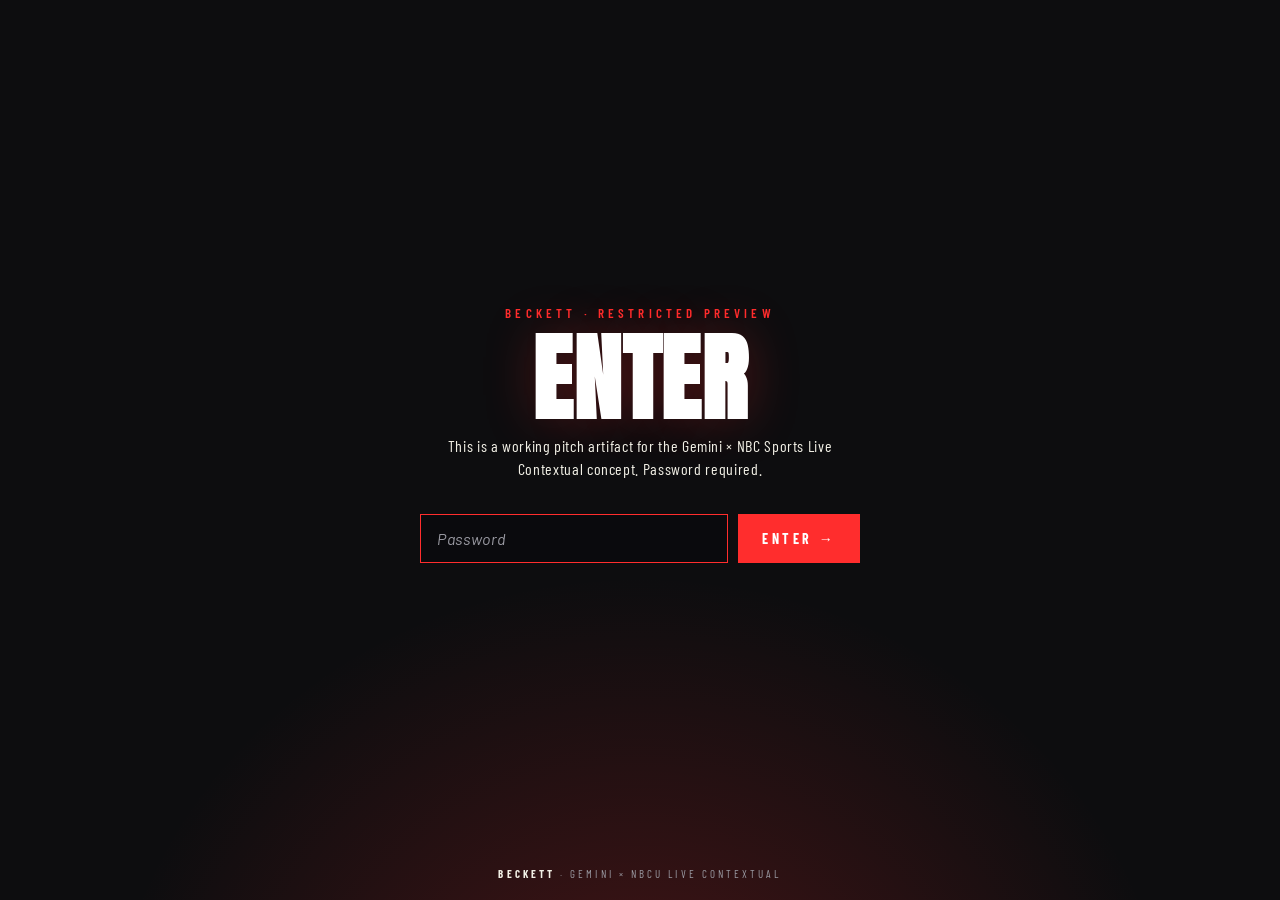
<file: gate.html>
<!DOCTYPE html>
<html lang="en">
<head>
<meta charset="UTF-8">
<meta name="viewport" content="width=device-width, initial-scale=1.0">
<meta name="robots" content="noindex,nofollow">
<link rel="icon" type="image/svg+xml" href="/assets/favicon.svg">
<title>Beckett · Enter</title>
<link rel="preconnect" href="https://fonts.googleapis.com">
<link rel="preconnect" href="https://fonts.gstatic.com" crossorigin>
<link href="https://fonts.googleapis.com/css2?family=Anton&family=Barlow+Condensed:wght@500;600;700&family=Barlow:wght@400;500;600&display=swap" rel="stylesheet">
<style>
  :root{
    --bg:#0d0d0f; --ink:#ffffff; --mute:#9a9aa2;
    --accent:#ff2d2d; --chalk:#f2f0e6; --line:#2a2a30;
    --display:'Anton',sans-serif; --cond:'Barlow Condensed',sans-serif;
    --body:'Barlow',sans-serif;
  }
  *{margin:0;padding:0;box-sizing:border-box}
  body{background:var(--bg);color:var(--ink);font-family:var(--body);
    min-height:100vh;display:flex;align-items:center;justify-content:center;
    padding:24px;overflow:hidden;position:relative;
    -webkit-font-smoothing:antialiased}
  body::before{content:"";position:absolute;inset:0;z-index:0;pointer-events:none;
    background:radial-gradient(ellipse 60% 80% at 50% 120%,rgba(255,45,45,.25),transparent 70%);
    animation:breathe 6.5s ease-in-out infinite}
  @keyframes breathe{0%,100%{opacity:.6}50%{opacity:1}}
  .gate{position:relative;z-index:1;width:100%;max-width:440px;text-align:center}
  .kick{font-family:var(--cond);font-weight:600;font-size:13px;
    letter-spacing:.32em;text-transform:uppercase;color:var(--accent);
    margin-bottom:16px}
  h1{font-family:var(--display);font-size:clamp(56px,9vw,96px);
    line-height:.88;letter-spacing:.01em;text-transform:uppercase;
    margin-bottom:14px;text-shadow:0 0 50px rgba(255,45,45,.25)}
  .sub{font-family:var(--cond);font-size:16px;color:var(--chalk);
    letter-spacing:.04em;margin-bottom:34px;line-height:1.4}
  form{display:flex;gap:10px;align-items:stretch}
  input[type=password]{flex:1;min-width:0;
    background:#0a0a0d;border:1.5px solid var(--line);color:var(--ink);
    font-family:var(--body);font-size:16px;padding:14px 16px;
    transition:border-color .2s;letter-spacing:.04em}
  input[type=password]:focus{outline:none;border-color:var(--accent)}
  input[type=password]::placeholder{color:var(--mute);font-style:italic}
  button{font-family:var(--cond);font-weight:700;font-size:14px;
    letter-spacing:.24em;text-transform:uppercase;
    padding:0 24px;background:var(--accent);color:#fff;border:none;cursor:pointer;
    transition:background .15s,opacity .15s}
  button:hover:not(:disabled){background:#ff4242}
  button:disabled{opacity:.5;cursor:wait}
  .err{margin-top:14px;font-family:var(--body);font-size:13px;
    color:var(--accent);min-height:1.4em;letter-spacing:.02em}
  .foot{position:absolute;bottom:20px;left:0;right:0;z-index:1;
    font-family:var(--cond);font-size:11px;letter-spacing:.28em;
    text-transform:uppercase;color:var(--mute);text-align:center}
  .foot b{color:var(--chalk);font-weight:700}
</style>
</head>
<body>
  <div class="gate">
    <div class="kick">Beckett · restricted preview</div>
    <h1>Enter</h1>
    <p class="sub">This is a working pitch artifact for the Gemini × NBC Sports Live Contextual concept. Password required.</p>
    <form id="f" autocomplete="off">
      <input type="password" id="pw" placeholder="Password" autofocus required>
      <button type="submit" id="b">Enter →</button>
    </form>
    <div class="err" id="e"></div>
  </div>
  <div class="foot"><b>BECKETT</b> · Gemini × NBCU Live Contextual</div>
<script>
  const f = document.getElementById('f');
  const pw = document.getElementById('pw');
  const b = document.getElementById('b');
  const e = document.getElementById('e');
  f.addEventListener('submit', async (ev) => {
    ev.preventDefault();
    const password = pw.value.trim();
    if (!password) return;
    b.disabled = true; b.textContent = 'Checking…'; e.textContent = '';
    try {
      const r = await fetch('/api/auth', {
        method:'POST',
        headers:{'content-type':'application/json'},
        body: JSON.stringify({ password })
      });
      if (r.ok) {
        const dest = new URLSearchParams(location.search).get('next') || '/';
        location.href = dest;
        return;
      }
      const j = await r.json().catch(() => ({}));
      e.textContent = r.status === 403 ? 'Incorrect password.' : (j.error || 'Something went wrong.');
    } catch (err) {
      e.textContent = 'Network error — try again.';
    } finally {
      b.disabled = false; b.textContent = 'Enter →';
    }
  });
</script>
</body>
</html>
</file>
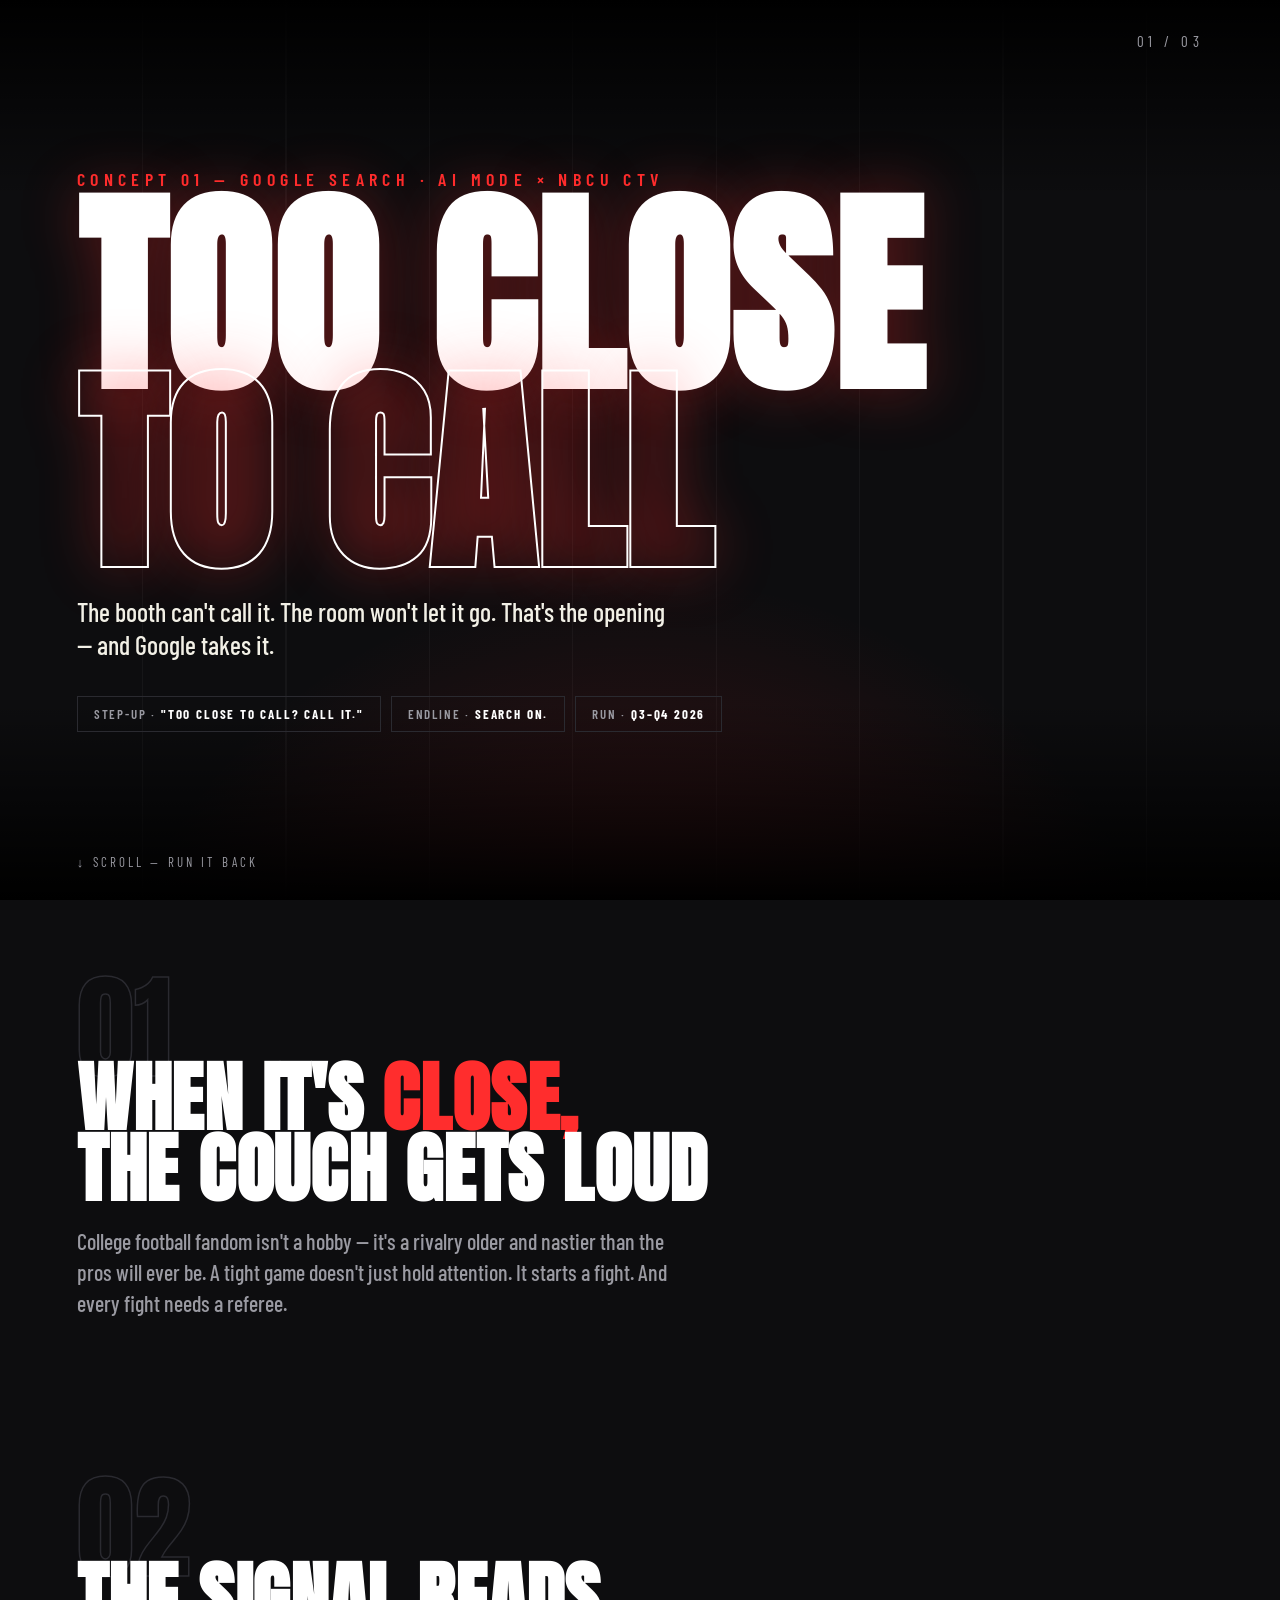
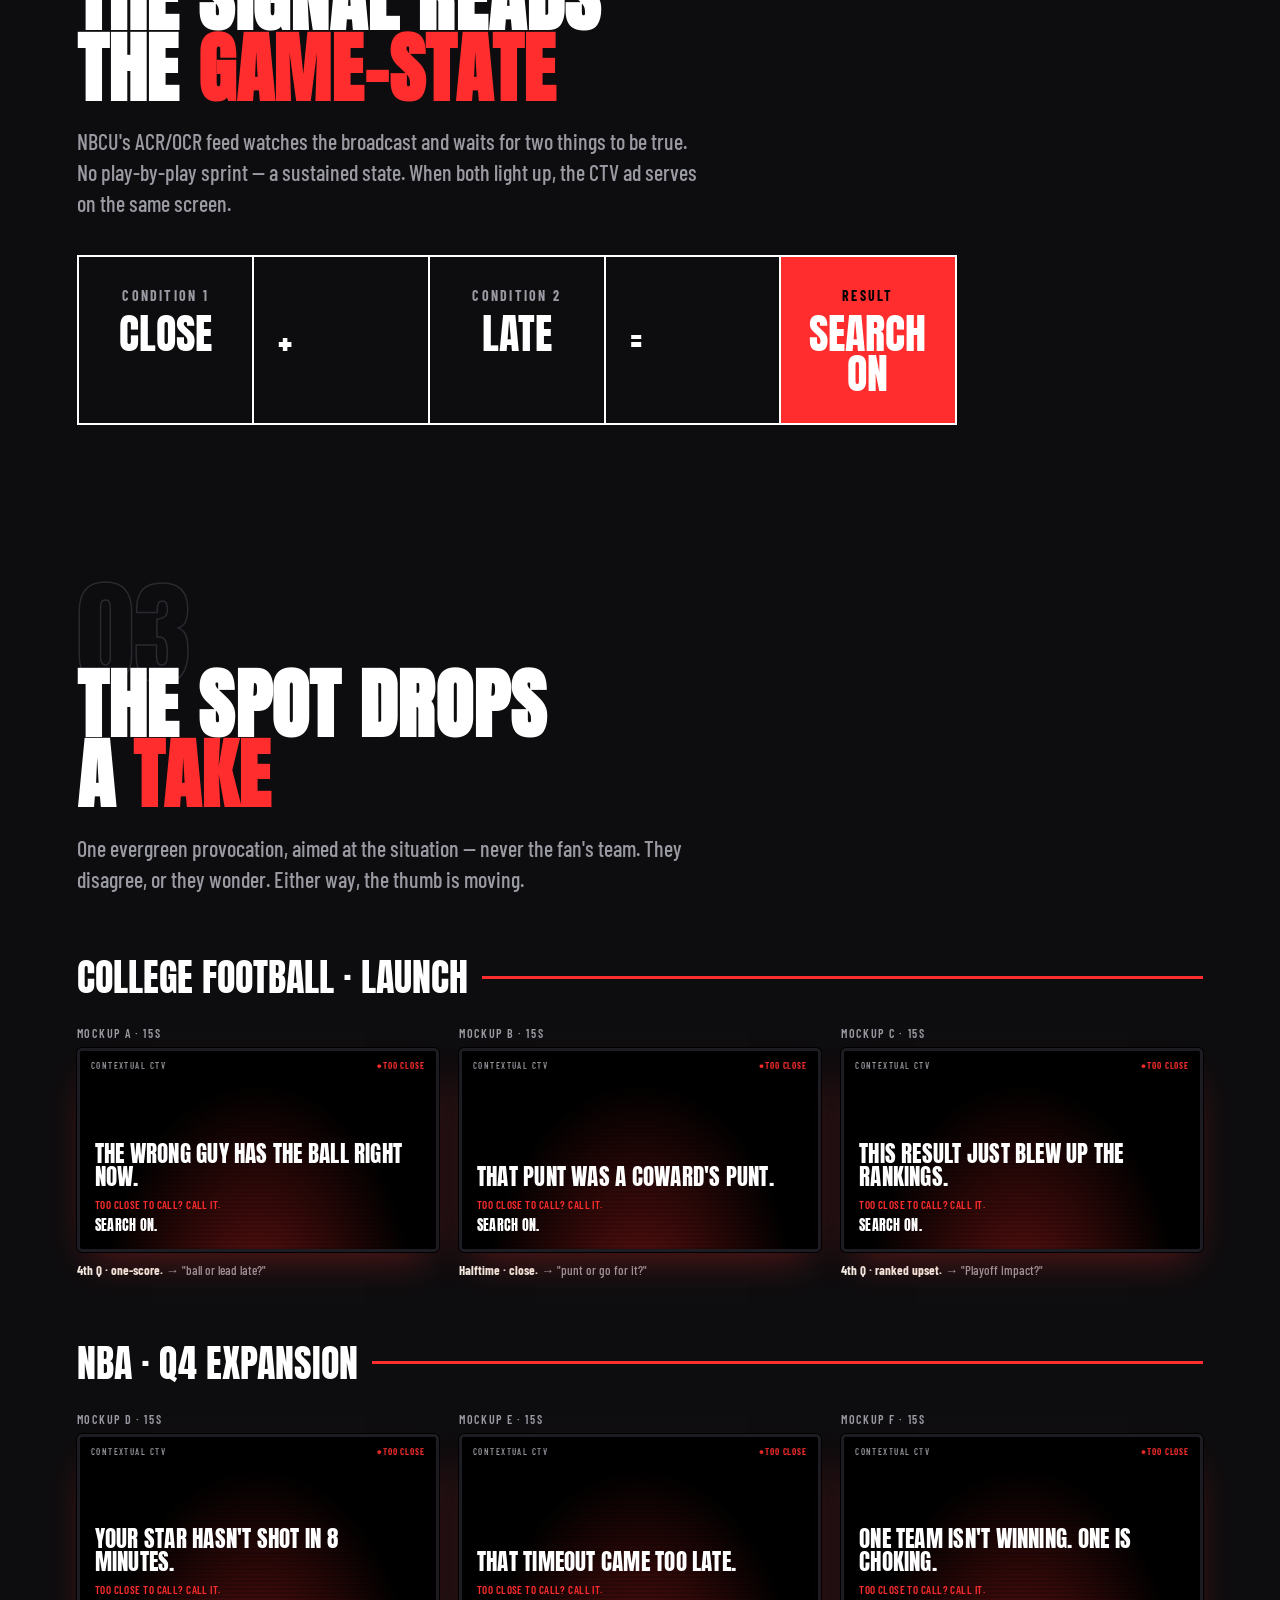
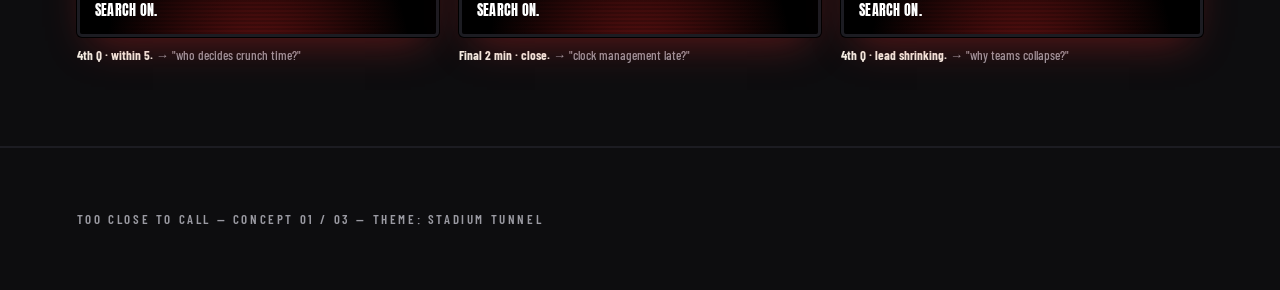
<file: theme-3-stadium-tunnel.html>
<!DOCTYPE html>
<html lang="en">
<head>
<meta charset="UTF-8">
<meta name="viewport" content="width=device-width, initial-scale=1.0">
<link rel="icon" type="image/svg+xml" href="/assets/favicon.svg">
<title>TOO CLOSE TO CALL — Theme 3: Stadium Tunnel</title>
<link rel="preconnect" href="https://fonts.googleapis.com">
<link rel="preconnect" href="https://fonts.gstatic.com" crossorigin>
<link href="https://fonts.googleapis.com/css2?family=Anton&family=Barlow+Condensed:wght@500;600;700&family=Barlow:wght@400;500;600&display=swap" rel="stylesheet">
<style>
  :root{
    --bg:#0d0d0f; --ink:#ffffff; --mute:#9a9aa2;
    --accent:#ff2d2d; --chalk:#f2f0e6;
    --display:'Anton',sans-serif; --cond:'Barlow Condensed',sans-serif;
    --body:'Barlow',sans-serif;
  }
  *{margin:0;padding:0;box-sizing:border-box}
  html{scroll-behavior:smooth}
  body{background:var(--bg);color:var(--ink);font-family:var(--body);overflow-x:hidden}

  /* hero — tunnel */
  .hero{min-height:100vh;display:flex;flex-direction:column;justify-content:center;
    padding:0 6vw;position:relative;
    background:
      radial-gradient(ellipse 60% 80% at 50% 120%,rgba(255,45,45,.25),transparent 70%),
      repeating-linear-gradient(90deg,transparent 0 11.1%,rgba(255,255,255,.04) 11.1% 11.2%);}
  .hero::before{content:"";position:absolute;inset:0;
    background:linear-gradient(180deg,#000 0%,transparent 22%,transparent 78%,#000 100%)}
  .hero::after{content:"01 / 03";position:absolute;top:32px;right:6vw;
    font-family:var(--cond);font-size:15px;letter-spacing:.3em;color:var(--mute)}
  .h-kick{font-family:var(--cond);font-size:clamp(14px,1.6vw,18px);font-weight:600;
    letter-spacing:.3em;text-transform:uppercase;color:var(--accent);
    margin-bottom:18px;position:relative}
  .h-title{font-family:var(--display);font-size:clamp(80px,17vw,250px);
    line-height:.82;letter-spacing:.005em;text-transform:uppercase;position:relative;
    text-shadow:0 0 60px rgba(255,45,45,.3)}
  .h-title span{display:block}
  .h-title .out{-webkit-text-stroke:2px var(--ink);color:transparent}
  .h-sub{margin-top:30px;font-family:var(--cond);font-size:clamp(18px,2.4vw,26px);
    font-weight:500;color:var(--chalk);max-width:600px;position:relative;line-height:1.3}
  .h-lock{margin-top:34px;display:flex;gap:10px;flex-wrap:wrap;position:relative}
  .chip{font-family:var(--cond);font-weight:600;font-size:13px;letter-spacing:.14em;
    text-transform:uppercase;padding:9px 16px;border:1.5px solid #2a2a30;color:var(--mute)}
  .chip b{color:var(--ink)}
  .scroll-cue{position:absolute;bottom:30px;left:6vw;font-family:var(--cond);
    font-size:13px;letter-spacing:.24em;color:var(--mute);text-transform:uppercase}

  section{padding:9vh 6vw;position:relative}
  .s-num{font-family:var(--display);font-size:clamp(60px,9vw,130px);
    color:transparent;-webkit-text-stroke:1.5px #2a2a30;line-height:.8;
    margin-bottom:-10px}
  .s-head{font-family:var(--display);font-size:clamp(38px,6vw,82px);
    line-height:.92;text-transform:uppercase;letter-spacing:.01em;margin-bottom:22px}
  .s-head .red{color:var(--accent)}
  .s-text{font-family:var(--cond);font-size:clamp(17px,2vw,22px);font-weight:500;
    color:var(--mute);max-width:620px;line-height:1.4}

  /* trigger — scoreboard style */
  .board{display:flex;align-items:stretch;gap:0;margin-top:36px;
    border:2px solid var(--ink);max-width:880px}
  .board > div{flex:1;padding:30px 24px;text-align:center;
    border-right:2px solid var(--ink)}
  .board > div:last-child{border-right:0;background:var(--accent)}
  .b-k{font-family:var(--cond);font-size:14px;font-weight:700;letter-spacing:.16em;
    text-transform:uppercase;color:var(--mute);margin-bottom:10px}
  .board > div:last-child .b-k{color:#000}
  .b-v{font-family:var(--display);font-size:clamp(24px,3.4vw,42px);
    text-transform:uppercase;line-height:.95}
  .b-plus{display:flex;align-items:center;font-family:var(--display);
    font-size:40px;padding:0 6px;flex:0}

  /* CTV mockups — jumbotron grid */
  .sport-tab{font-family:var(--display);font-size:clamp(22px,3vw,38px);
    text-transform:uppercase;margin:54px 0 20px;display:flex;align-items:center;gap:14px}
  .sport-tab::after{content:"";flex:1;height:3px;background:var(--accent)}
  .grid{display:grid;grid-template-columns:repeat(3,1fr);gap:20px}
  .jumbo{position:relative}
  .jumbo .lab{font-family:var(--cond);font-size:12px;font-weight:600;
    letter-spacing:.14em;text-transform:uppercase;color:var(--mute);margin-bottom:8px}
  .tv{aspect-ratio:16/9;background:#000;border:3px solid #1c1c22;border-radius:5px;
    position:relative;overflow:hidden;display:flex;flex-direction:column;
    justify-content:flex-end;box-shadow:0 0 0 1px #000,0 18px 40px -14px rgba(255,45,45,.35)}
  .tv::before{content:"";position:absolute;inset:0;
    background:radial-gradient(ellipse at 50% 130%,rgba(255,45,45,.4),transparent 62%)}
  .tv::after{content:"";position:absolute;inset:0;pointer-events:none;
    background:repeating-linear-gradient(0deg,rgba(0,0,0,.18) 0 2px,transparent 2px 4px)}
  .tv-tag{position:absolute;top:9px;left:11px;font-family:var(--cond);
    font-size:9px;font-weight:600;letter-spacing:.16em;text-transform:uppercase;
    color:var(--mute)}
  .tv-flag{position:absolute;top:9px;right:11px;font-family:var(--cond);
    font-size:9px;font-weight:700;letter-spacing:.1em;text-transform:uppercase;
    color:var(--accent)}
  .tv-in{position:relative;z-index:2;padding:16px 15px 13px}
  .tv-take{font-family:var(--display);font-size:clamp(16px,2.5vw,23px);
    line-height:.98;text-transform:uppercase;letter-spacing:.01em}
  .tv-step{font-family:var(--cond);font-size:11px;font-weight:600;
    color:var(--accent);margin-top:10px;letter-spacing:.04em;text-transform:uppercase}
  .tv-end{font-family:var(--display);font-size:14px;margin-top:4px;
    text-transform:uppercase;letter-spacing:.02em}
  .jumbo .route{font-family:var(--cond);font-size:13px;font-weight:500;
    color:var(--mute);margin-top:10px;line-height:1.35}
  .jumbo .route b{color:var(--chalk);font-weight:700}

  footer{padding:7vh 6vw;font-family:var(--cond);font-size:13px;font-weight:600;
    letter-spacing:.2em;text-transform:uppercase;color:var(--mute);
    border-top:2px solid #1c1c22}
  @media(max-width:820px){
    .board{flex-direction:column}.b-plus{padding:8px 0;justify-content:center}
    .grid{grid-template-columns:1fr}
  }
</style>
</head>
<body>

<div class="hero">
  <div class="h-kick">Concept 01 — Google Search · AI Mode × NBCU CTV</div>
  <h1 class="h-title">
    <span>Too Close</span>
    <span class="out">To Call</span>
  </h1>
  <p class="h-sub">The booth can't call it. The room won't let it go.
    That's the opening — and Google takes it.</p>
  <div class="h-lock">
    <span class="chip">STEP-UP · <b>"Too close to call? Call it."</b></span>
    <span class="chip">ENDLINE · <b>Search on.</b></span>
    <span class="chip">RUN · <b>Q3–Q4 2026</b></span>
  </div>
  <div class="scroll-cue">↓ Scroll — Run it back</div>
</div>

<section>
  <div class="s-num">01</div>
  <h2 class="s-head">When it's <span class="red">close,</span><br>the couch gets loud</h2>
  <p class="s-text">College football fandom isn't a hobby — it's a rivalry older
    and nastier than the pros will ever be. A tight game doesn't just hold
    attention. It starts a fight. And every fight needs a referee.</p>
</section>

<section>
  <div class="s-num">02</div>
  <h2 class="s-head">The signal reads<br>the <span class="red">game-state</span></h2>
  <p class="s-text">NBCU's ACR/OCR feed watches the broadcast and waits for two
    things to be true. No play-by-play sprint — a sustained state. When both
    light up, the CTV ad serves on the same screen.</p>
  <div class="board">
    <div><div class="b-k">Condition 1</div><div class="b-v">Close</div></div>
    <div class="b-plus">+</div>
    <div><div class="b-k">Condition 2</div><div class="b-v">Late</div></div>
    <div class="b-plus">=</div>
    <div><div class="b-k">Result</div><div class="b-v">Search<br>On</div></div>
  </div>
</section>

<section>
  <div class="s-num">03</div>
  <h2 class="s-head">The spot drops<br>a <span class="red">take</span></h2>
  <p class="s-text">One evergreen provocation, aimed at the situation — never the
    fan's team. They disagree, or they wonder. Either way, the thumb is moving.</p>

  <div class="sport-tab">College Football · Launch</div>
  <div class="grid">
    <div class="jumbo">
      <div class="lab">Mockup A · 15s</div>
      <div class="tv">
        <span class="tv-tag">Contextual CTV</span><span class="tv-flag">●Too Close</span>
        <div class="tv-in">
          <div class="tv-take">The wrong guy has the ball right now.</div>
          <div class="tv-step">Too close to call? Call it.</div>
          <div class="tv-end">Search on.</div>
        </div>
      </div>
      <div class="route"><b>4th Q · one-score.</b> → "ball or lead late?"</div>
    </div>
    <div class="jumbo">
      <div class="lab">Mockup B · 15s</div>
      <div class="tv">
        <span class="tv-tag">Contextual CTV</span><span class="tv-flag">●Too Close</span>
        <div class="tv-in">
          <div class="tv-take">That punt was a coward's punt.</div>
          <div class="tv-step">Too close to call? Call it.</div>
          <div class="tv-end">Search on.</div>
        </div>
      </div>
      <div class="route"><b>Halftime · close.</b> → "punt or go for it?"</div>
    </div>
    <div class="jumbo">
      <div class="lab">Mockup C · 15s</div>
      <div class="tv">
        <span class="tv-tag">Contextual CTV</span><span class="tv-flag">●Too Close</span>
        <div class="tv-in">
          <div class="tv-take">This result just blew up the rankings.</div>
          <div class="tv-step">Too close to call? Call it.</div>
          <div class="tv-end">Search on.</div>
        </div>
      </div>
      <div class="route"><b>4th Q · ranked upset.</b> → "Playoff impact?"</div>
    </div>
  </div>

  <div class="sport-tab">NBA · Q4 Expansion</div>
  <div class="grid">
    <div class="jumbo">
      <div class="lab">Mockup D · 15s</div>
      <div class="tv">
        <span class="tv-tag">Contextual CTV</span><span class="tv-flag">●Too Close</span>
        <div class="tv-in">
          <div class="tv-take">Your star hasn't shot in 8 minutes.</div>
          <div class="tv-step">Too close to call? Call it.</div>
          <div class="tv-end">Search on.</div>
        </div>
      </div>
      <div class="route"><b>4th Q · within 5.</b> → "who decides crunch time?"</div>
    </div>
    <div class="jumbo">
      <div class="lab">Mockup E · 15s</div>
      <div class="tv">
        <span class="tv-tag">Contextual CTV</span><span class="tv-flag">●Too Close</span>
        <div class="tv-in">
          <div class="tv-take">That timeout came too late.</div>
          <div class="tv-step">Too close to call? Call it.</div>
          <div class="tv-end">Search on.</div>
        </div>
      </div>
      <div class="route"><b>Final 2 min · close.</b> → "clock management late?"</div>
    </div>
    <div class="jumbo">
      <div class="lab">Mockup F · 15s</div>
      <div class="tv">
        <span class="tv-tag">Contextual CTV</span><span class="tv-flag">●Too Close</span>
        <div class="tv-in">
          <div class="tv-take">One team isn't winning. One is choking.</div>
          <div class="tv-step">Too close to call? Call it.</div>
          <div class="tv-end">Search on.</div>
        </div>
      </div>
      <div class="route"><b>4th Q · lead shrinking.</b> → "why teams collapse?"</div>
    </div>
  </div>
</section>

<footer>Too Close To Call — Concept 01 / 03 — Theme: Stadium Tunnel</footer>
</body>
</html>
</file>
